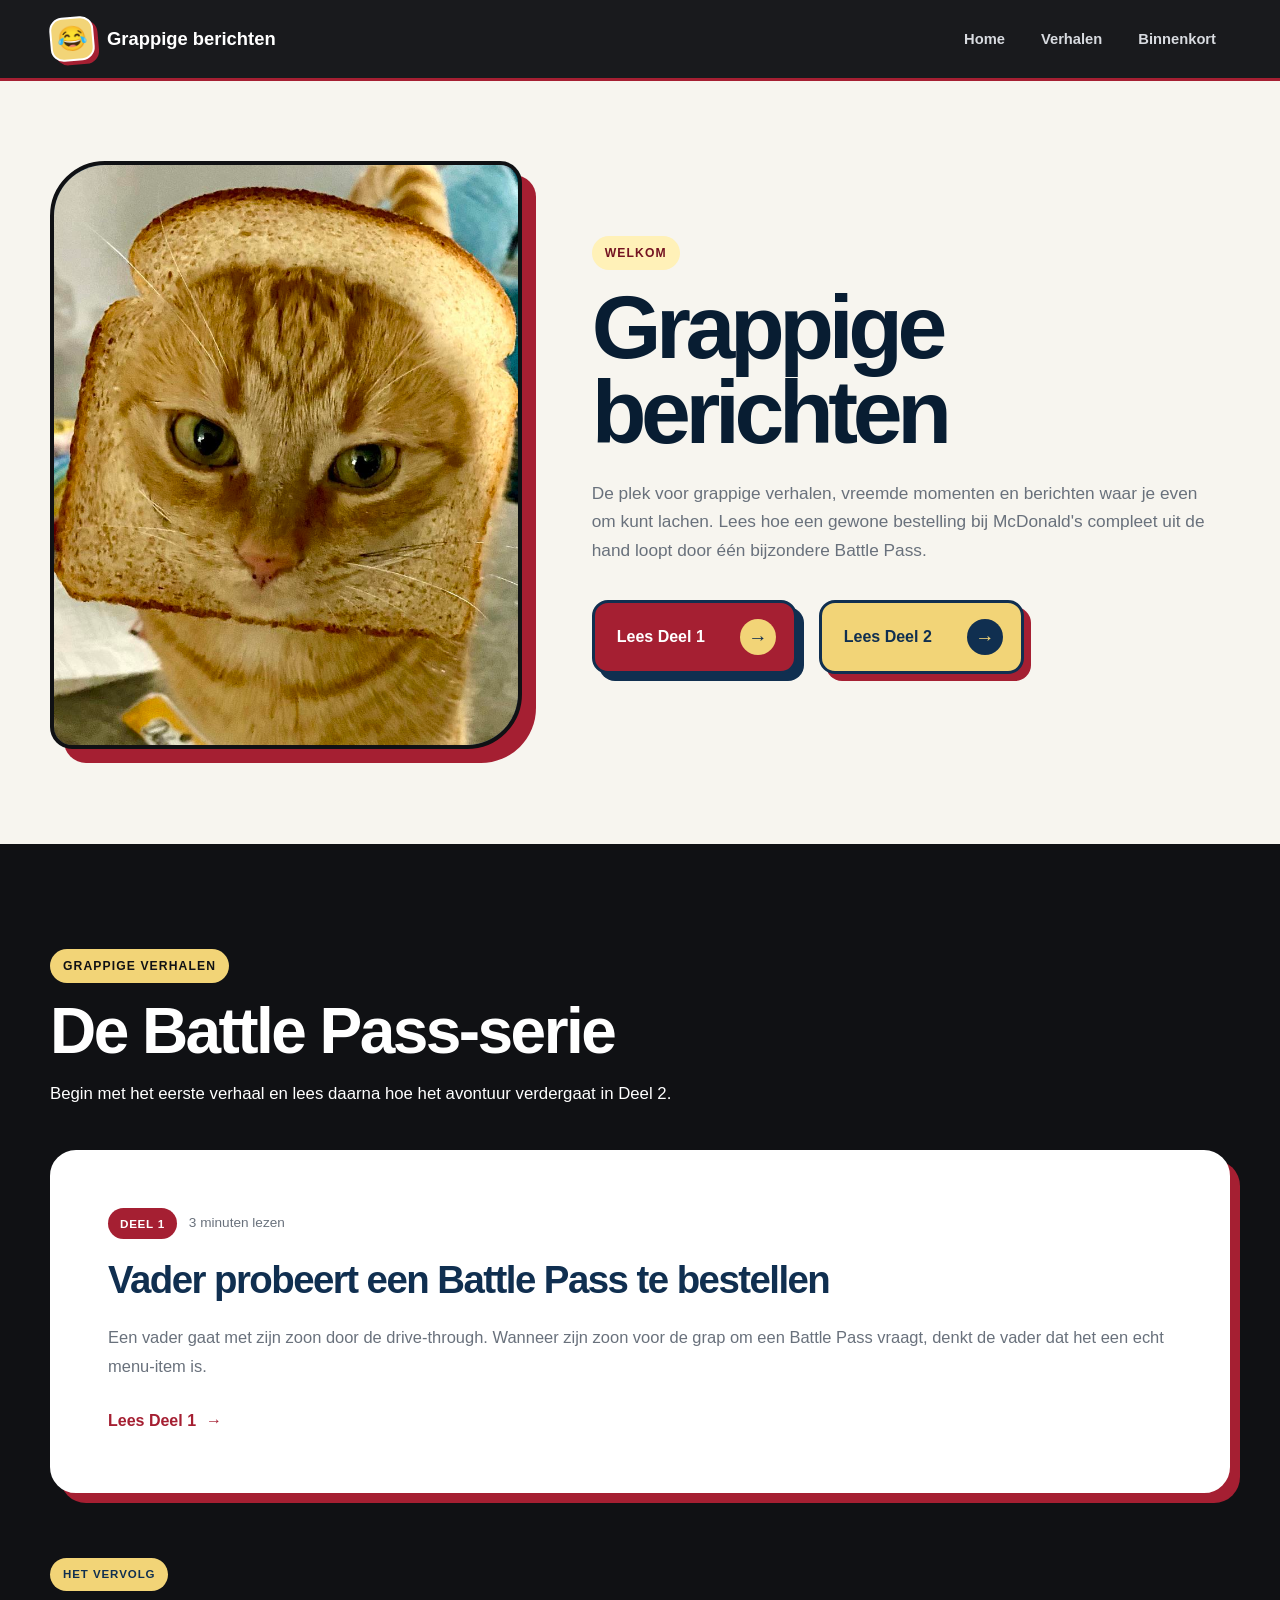
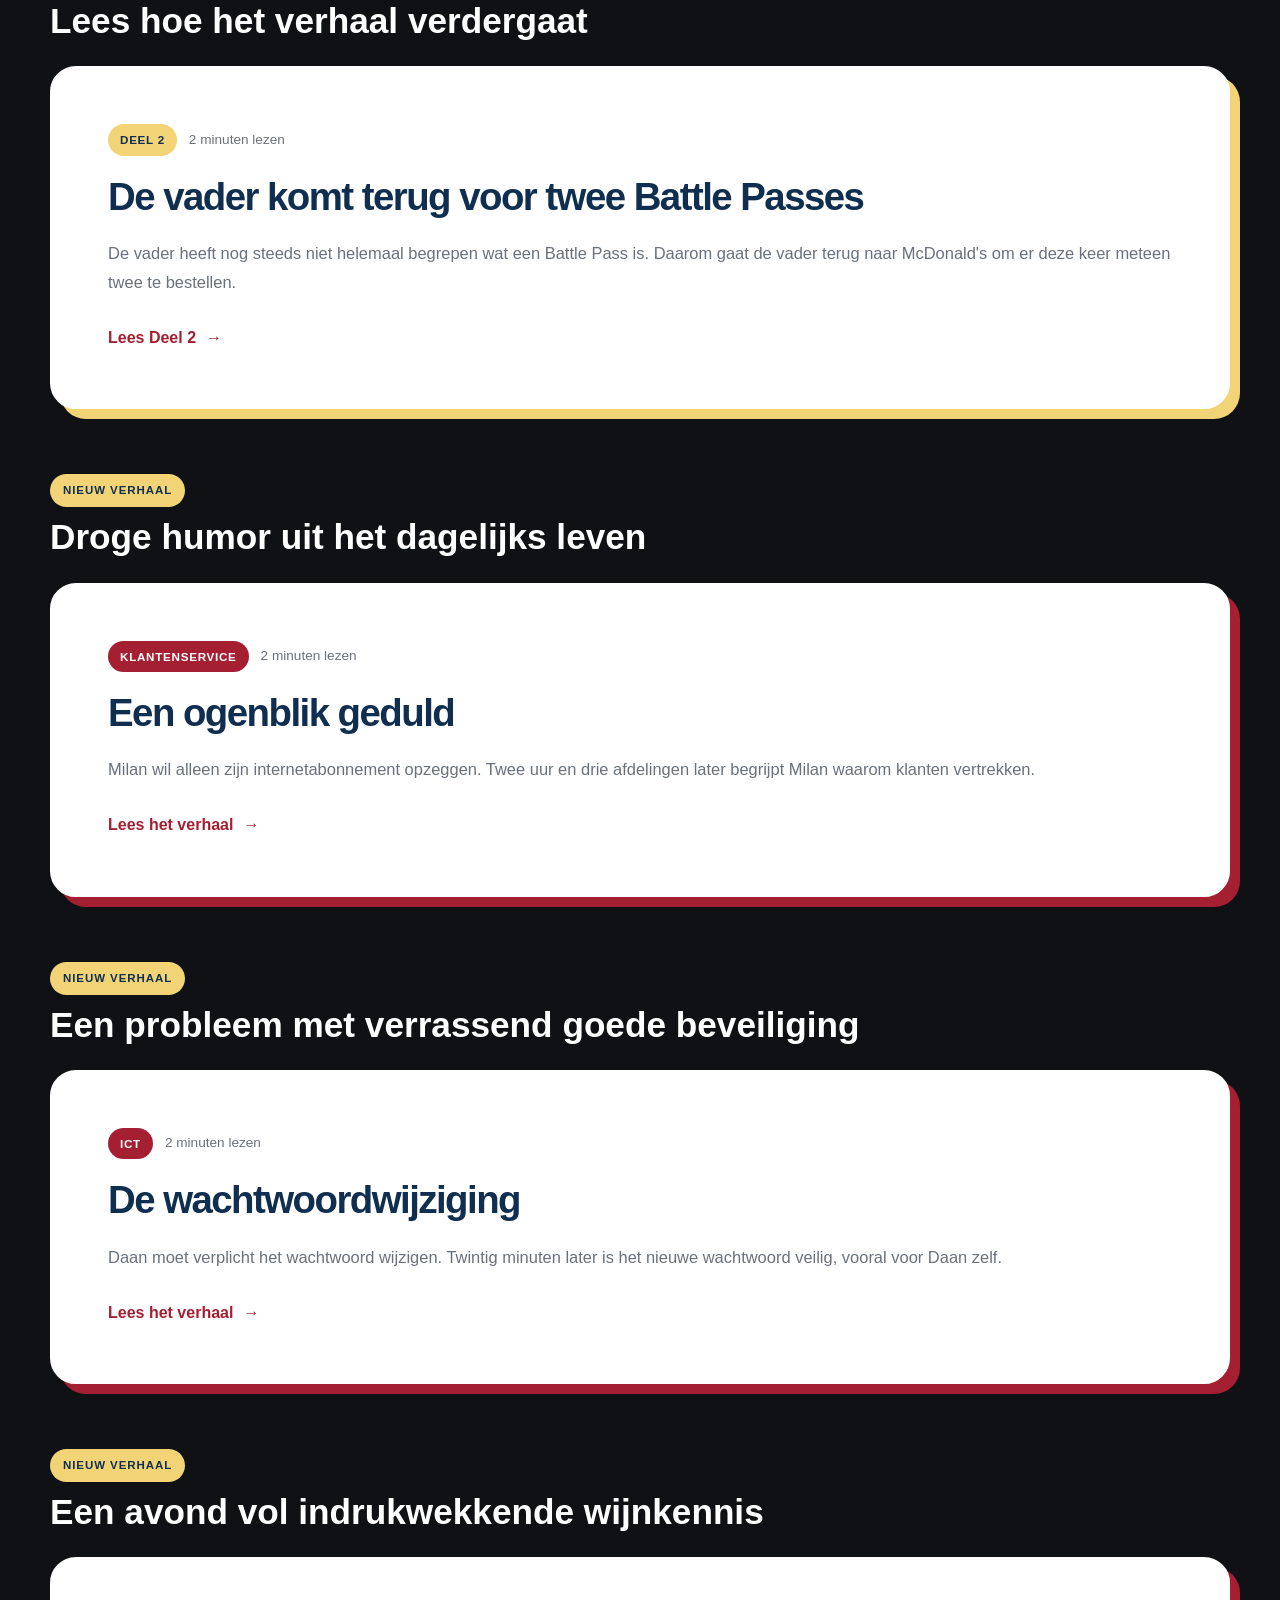
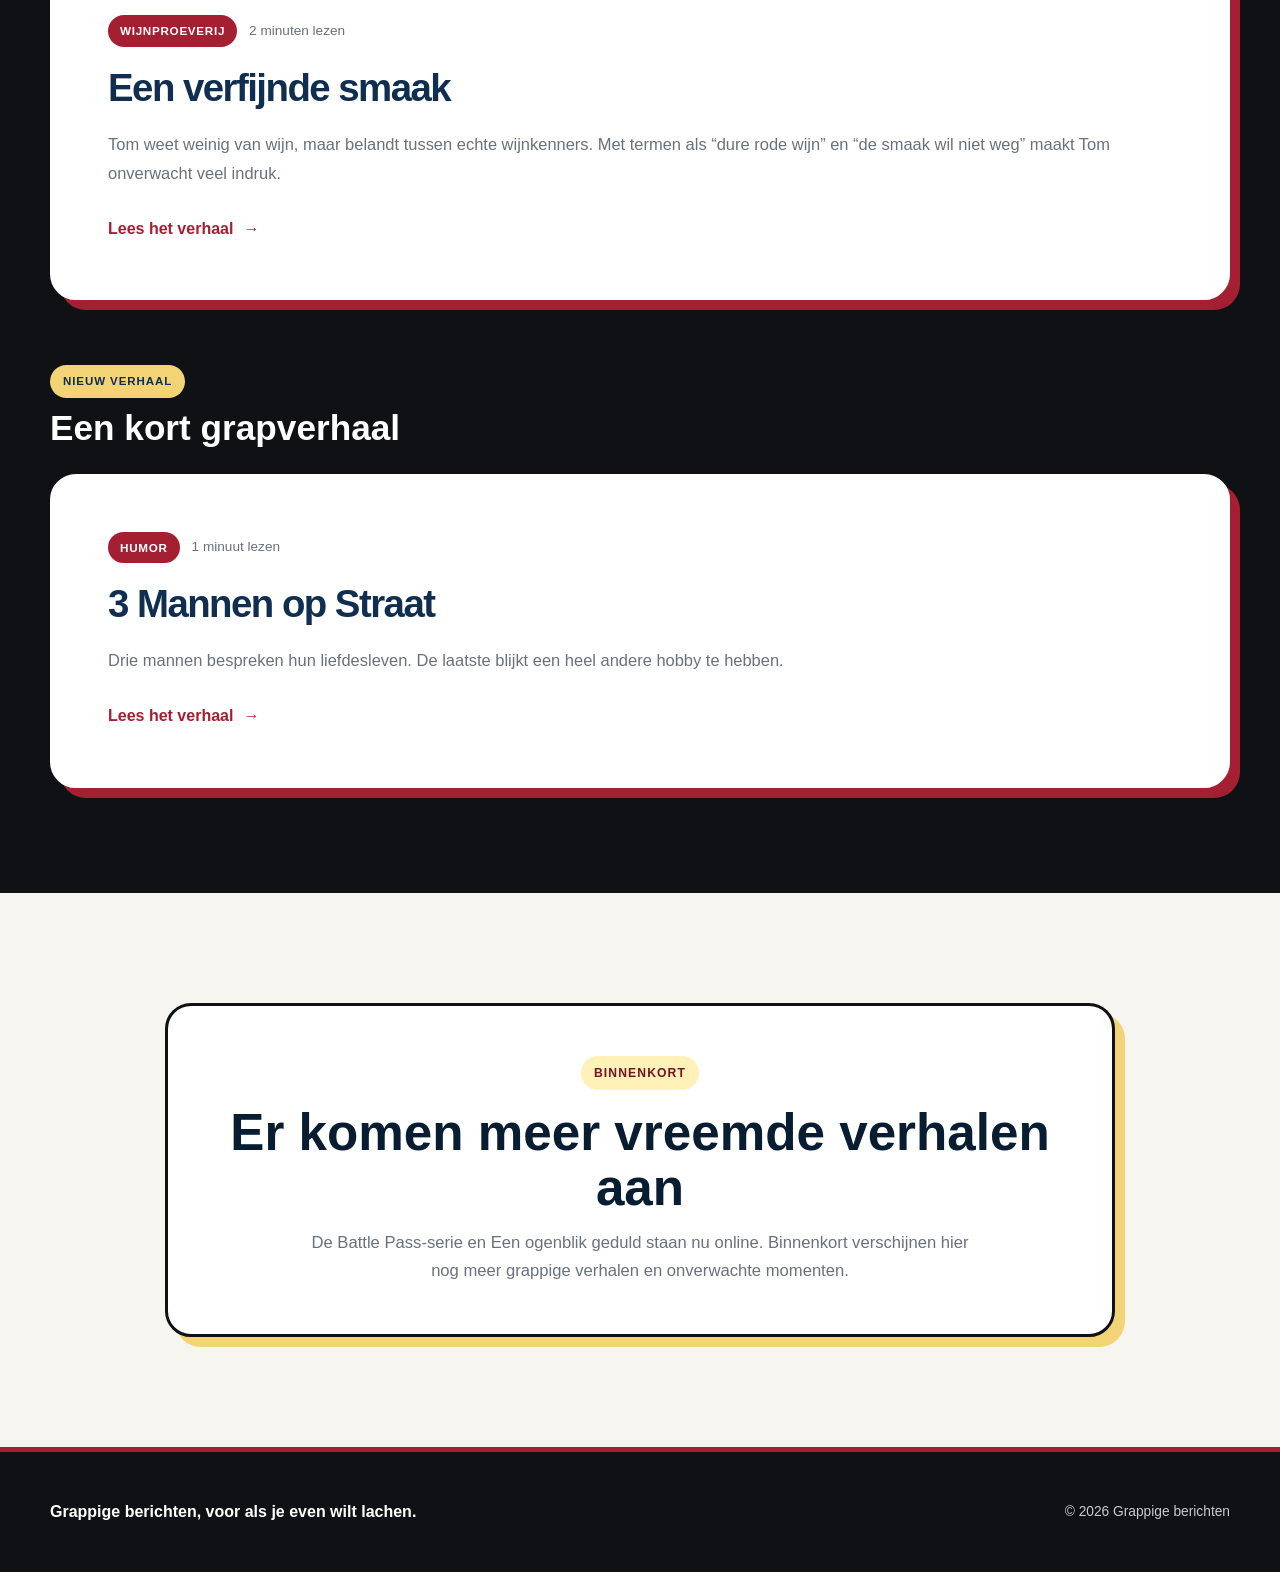
<file: index.html>
<!DOCTYPE html>
<html lang="nl">


<head>
    <meta charset="UTF-8">
    <meta name="viewport" content="width=device-width, initial-scale=1.0">


    <title>Grappige berichten</title>


    <link rel="stylesheet" href="style.css?v=5">
</head>


<body>


    <!-- Navigatiemenu -->
    <header class="site-header">
        <nav class="navigatie">


            <a class="logo" href="index.html">
                <span class="logo-icoon">😂</span>
                <span>Grappige berichten</span>
            </a>


            <div class="nav-links">
                <a href="#home">Home</a>
                <a href="#verhalen">Verhalen</a>
                <a href="#binnenkort">Binnenkort</a>
            </div>


        </nav>
    </header>


    <main>


        <!-- Begin van de homepage -->
        <section class="katten-banner" id="home">


            <!-- De enige afbeelding op de homepage -->
   <div class="katten-afbeelding">
    <img
        src="katten.jpg"
        alt="Een kat met een boterham om de kop"
    >
</div>


            <div class="katten-tekst">


                <span class="klein-label">Welkom</span>


                <h1>Grappige berichten</h1>


                <p>
                    De plek voor grappige verhalen, vreemde momenten en
                    berichten waar je even om kunt lachen. Lees hoe een
                    gewone bestelling bij McDonald's compleet uit de hand
                    loopt door één bijzondere Battle Pass.
                </p>


              <div class="menu-knoppen">


    <a class="deel-knop deel-1-knop" href="post-1.html">
        <span>Lees Deel 1</span>
        <span class="deel-knop-pijl" aria-hidden="true">→</span>
    </a>


    <a class="deel-knop deel-2-knop" href="post-2.html">
        <span>Lees Deel 2</span>
        <span class="deel-knop-pijl" aria-hidden="true">→</span>
    </a>


</div>


            </div>


        </section>


        <!-- Overzicht met verhalen -->
        <section class="berichten-sectie" id="verhalen">


            <div class="sectie-titel lichte-titel">


                <span class="klein-label geel-label">
                    Grappige verhalen
                </span>


                <h2>De Battle Pass-serie</h2>


                <p>
                    Begin met het eerste verhaal en lees daarna hoe het
                    avontuur verdergaat in Deel 2.
                </p>


            </div>


           <!-- Deel 1 -->
<article class="bericht-kaart">

    <div class="bericht-inhoud">

        <div class="bericht-informatie">
            <span class="categorie">Deel 1</span>
            <span>3 minuten lezen</span>
        </div>

        <h3>
            <a href="post-1.html">
                Vader probeert een Battle Pass te bestellen
            </a>
        </h3>

        <p>
            Een vader gaat met zijn zoon door de drive-through.
            Wanneer zijn zoon voor de grap om een Battle Pass
            vraagt, denkt de vader dat het een echt menu-item is.
        </p>

        <a class="leesknop" href="post-1.html">
            Lees Deel 1
            <span aria-hidden="true">→</span>
        </a>

    </div>

</article>

<!-- Klein kopje voor Deel 2 -->
<div class="vervolg-kopje">
    <span>Het vervolg</span>
    <h3>Lees hoe het verhaal verdergaat</h3>
</div>

<!-- Deel 2 -->
<article class="bericht-kaart tweede-bericht">

    <div class="bericht-inhoud">

        <div class="bericht-informatie">
            <span class="categorie">Deel 2</span>
            <span>2 minuten lezen</span>
        </div>

        <h3>
            <a href="post-2.html">
                De vader komt terug voor twee Battle Passes
            </a>
        </h3>

        <p>
            De vader heeft nog steeds niet helemaal begrepen wat een
            Battle Pass is. Daarom gaat de vader terug naar McDonald's
            om er deze keer meteen twee te bestellen.
        </p>

        <a class="leesknop" href="post-2.html">
            Lees Deel 2
            <span aria-hidden="true">→</span>
        </a>

    </div>

</article>

<!-- Nieuw los verhaal -->
<div class="vervolg-kopje">
    <span>Nieuw verhaal</span>
    <h3>Droge humor uit het dagelijks leven</h3>
</div>

<article class="bericht-kaart nieuw-verhaal">

    <div class="bericht-inhoud">

        <div class="bericht-informatie">
            <span class="categorie">Klantenservice</span>
            <span>2 minuten lezen</span>
        </div>

        <h3>
            <a href="post-3.html">
                Een ogenblik geduld
            </a>
        </h3>

        <p>
            Milan wil alleen zijn internetabonnement opzeggen.
            Twee uur en drie afdelingen later begrijpt Milan
            waarom klanten vertrekken.
        </p>

        <a class="leesknop" href="post-3.html">
            Lees het verhaal
            <span aria-hidden="true">→</span>
        </a>

    </div>

</article>
</article>

<!-- Klein kopje voor De wachtwoordwijziging -->
<div class="vervolg-kopje">
    <span>Nieuw verhaal</span>
    <h3>Een probleem met verrassend goede beveiliging</h3>
</div>

<!-- De wachtwoordwijziging -->
<article class="bericht-kaart nieuw-verhaal">

    <div class="bericht-inhoud">

        <div class="bericht-informatie">
            <span class="categorie">ICT</span>
            <span>2 minuten lezen</span>
        </div>

        <h3>
            <a href="post-4.html">
                De wachtwoordwijziging
            </a>
        </h3>

        <p>
            Daan moet verplicht het wachtwoord wijzigen.
            Twintig minuten later is het nieuwe wachtwoord veilig,
            vooral voor Daan zelf.
        </p>

        <a class="leesknop" href="post-4.html">
            Lees het verhaal
            <span aria-hidden="true">→</span>
        </a>

    </div>

</article>
<!-- Klein kopje voor Een verfijnde smaak -->
<div class="vervolg-kopje">
    <span>Nieuw verhaal</span>
    <h3>Een avond vol indrukwekkende wijnkennis</h3>
</div>

<!-- Een verfijnde smaak -->
<article class="bericht-kaart nieuw-verhaal">

    <div class="bericht-inhoud">

        <div class="bericht-informatie">
            <span class="categorie">Wijnproeverij</span>
            <span>2 minuten lezen</span>
        </div>

        <h3>
            <a href="post-5.html">
                Een verfijnde smaak
            </a>
        </h3>

        <p>
            Tom weet weinig van wijn, maar belandt tussen echte
            wijnkenners. Met termen als “dure rode wijn” en
            “de smaak wil niet weg” maakt Tom onverwacht veel indruk.
        </p>

        <a class="leesknop" href="post-5.html">
            Lees het verhaal
            <span aria-hidden="true">→</span>
        </a>

    </div>

</article>
<!-- Klein kopje voor 3 Mannen op Straat -->
<div class="vervolg-kopje">
    <span>Nieuw verhaal</span>
    <h3>Een kort grapverhaal</h3>
</div>

<article class="bericht-kaart nieuw-verhaal">

    <div class="bericht-inhoud">

        <div class="bericht-informatie">
            <span class="categorie">Humor</span>
            <span>1 minuut lezen</span>
        </div>

        <h3>
            <a href="post-6.html">
                3 Mannen op Straat
            </a>
        </h3>

        <p>
            Drie mannen bespreken hun liefdesleven.
            De laatste blijkt een heel andere hobby te hebben.
        </p>

        <a class="leesknop" href="post-6.html">
            Lees het verhaal
            <span aria-hidden="true">→</span>
        </a>

    </div>

</article>
</section>


<!-- Binnenkort -->
<section class="binnenkort-sectie" id="binnenkort">

    <span class="klein-label">Binnenkort</span>

    <h2>Er komen meer vreemde verhalen aan</h2>

    <p>
        De Battle Pass-serie en Een ogenblik geduld staan nu online.
        Binnenkort verschijnen hier nog meer grappige verhalen en
        onverwachte momenten.
    </p>

</section>

</main>

<footer>
    <p>Grappige berichten, voor als je even wilt lachen.</p>
    <span>© 2026 Grappige berichten</span>
</footer>

</body>

</html>
</file>
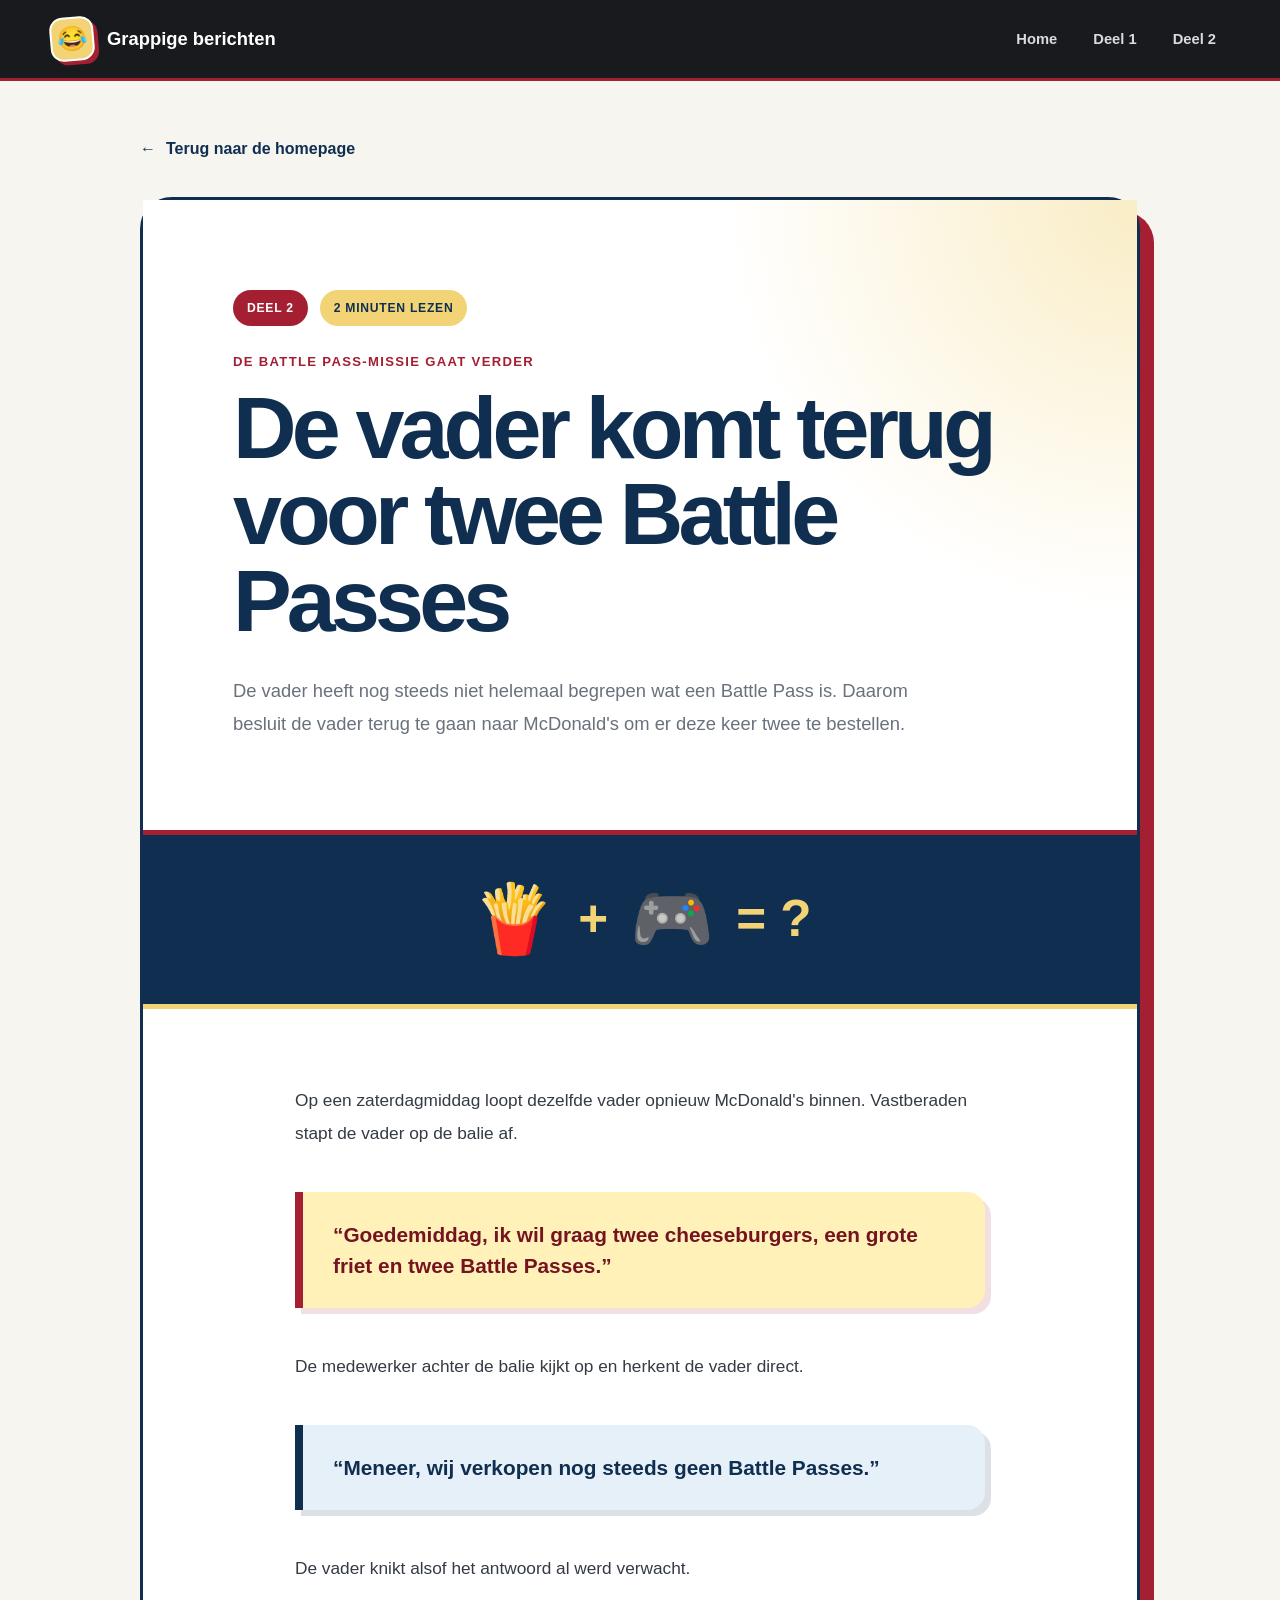
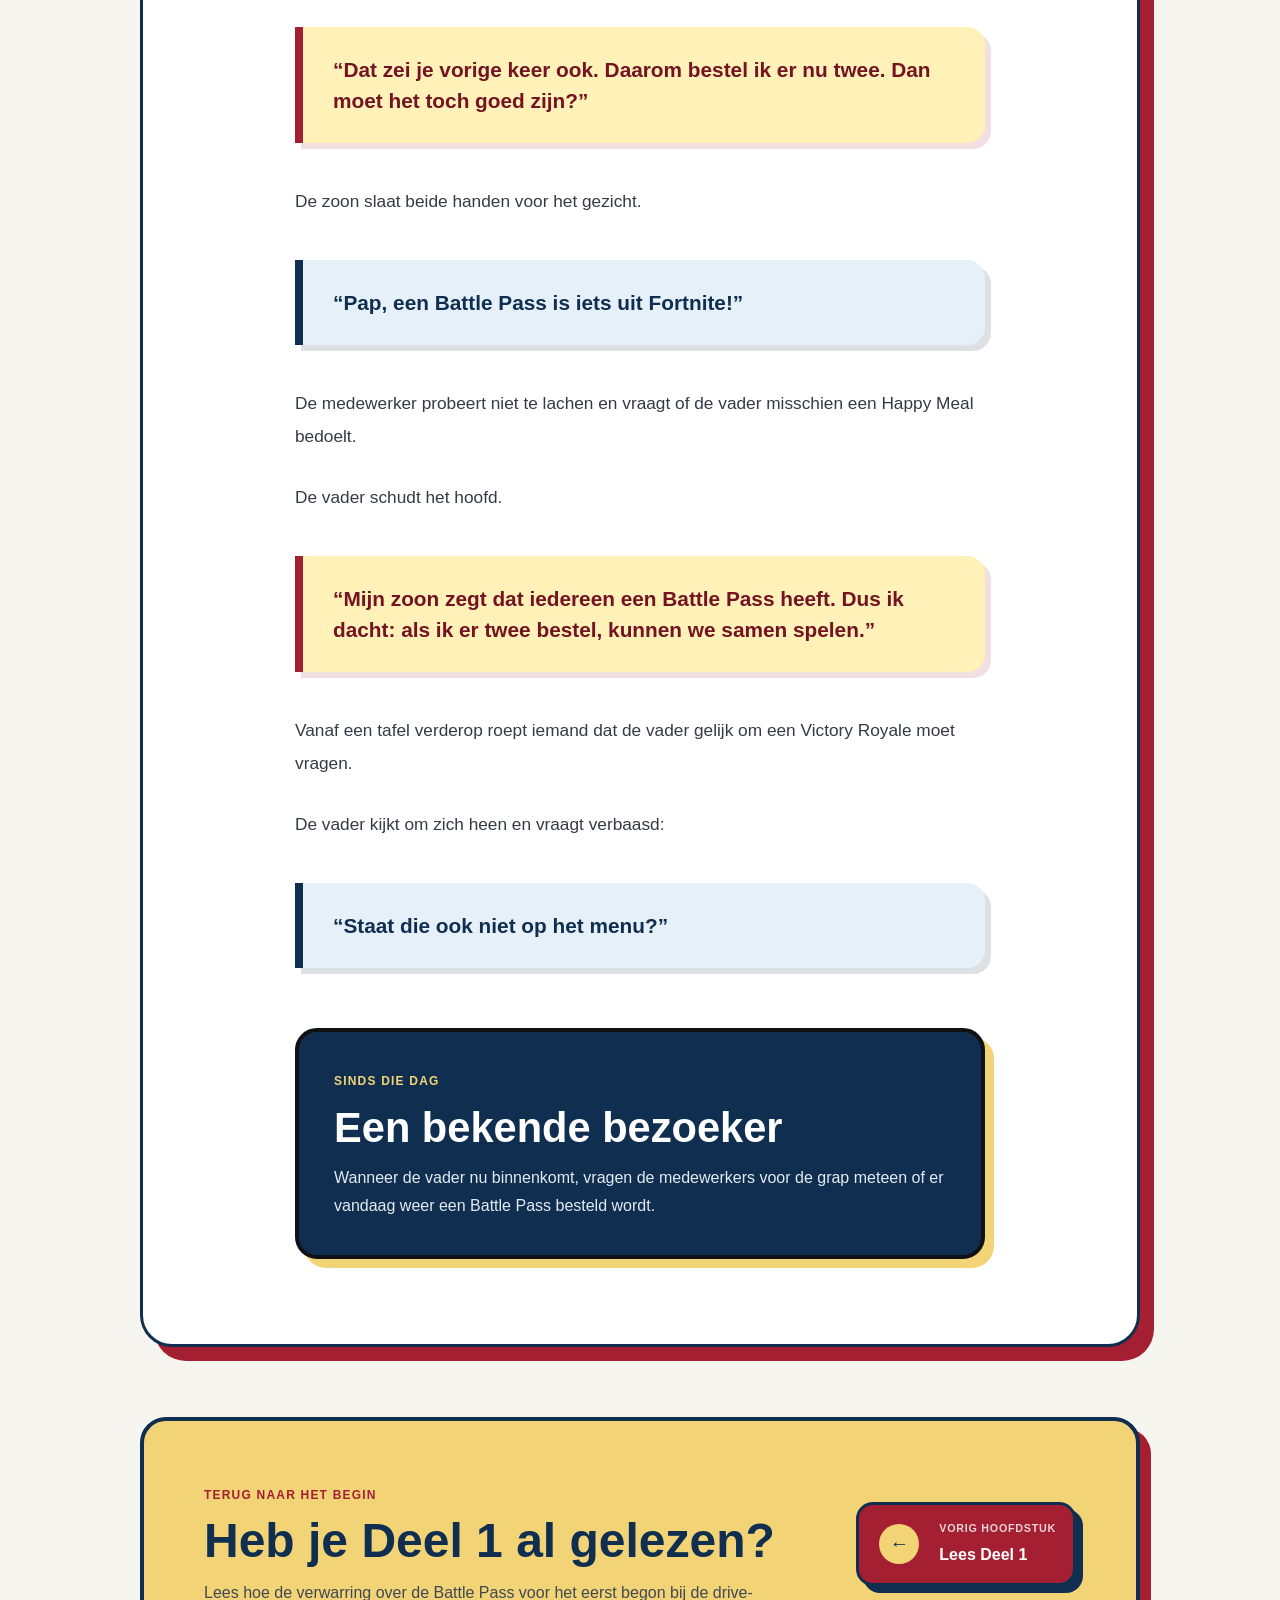
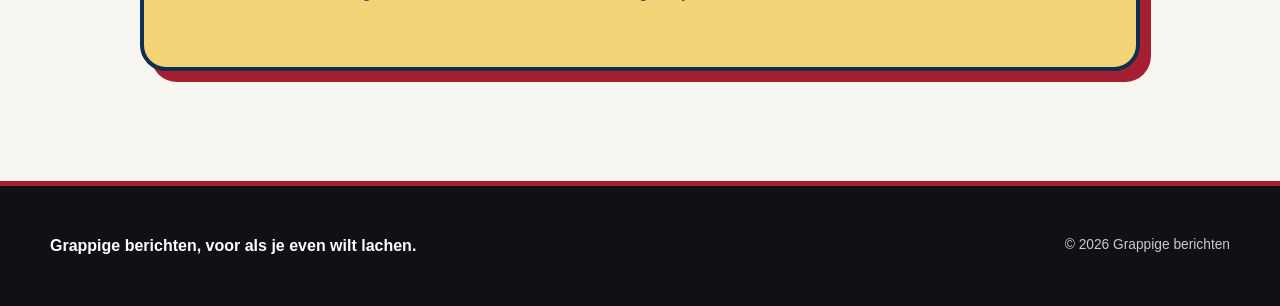
<file: post-2.html>
<!DOCTYPE html>
<html lang="nl">

<head>
    <meta charset="UTF-8">
    <meta name="viewport" content="width=device-width, initial-scale=1.0">

    <title>Battle Pass bij McDonald's - Deel 2</title>

    <link rel="stylesheet" href="style.css?v=7">
</head>

<body>

    <header class="site-header">
        <nav class="navigatie">

            <a class="logo" href="index.html">
                <span class="logo-icoon">😂</span>
                <span>Grappige berichten</span>
            </a>

            <div class="nav-links">
                <a href="index.html">Home</a>
                <a href="post-1.html">Deel 1</a>
                <a href="post-2.html">Deel 2</a>
            </div>

        </nav>
    </header>

    <main class="verhaal-pagina">

        <a class="terug-naar-home" href="index.html">
            <span aria-hidden="true">←</span>
            Terug naar de homepage
        </a>

        <article class="verhaal-artikel">

            <header class="verhaal-header">

                <div class="verhaal-labels">
                    <span class="hoofdstuk-label">Deel 2</span>
                    <span class="leestijd-label">2 minuten lezen</span>
                </div>

                <p class="verhaal-bovenregel">
                    De Battle Pass-missie gaat verder
                </p>

                <h1>De vader komt terug voor twee Battle Passes</h1>

                <p class="verhaal-intro">
                    De vader heeft nog steeds niet helemaal begrepen wat
                    een Battle Pass is. Daarom besluit de vader terug te
                    gaan naar McDonald's om er deze keer twee te bestellen.
                </p>

            </header>

            <div class="verhaal-scheiding" aria-label="Friet plus gamen">
                <span aria-hidden="true">🍟</span>
                <span aria-hidden="true">+</span>
                <span aria-hidden="true">🎮</span>
                <span aria-hidden="true">= ?</span>
            </div>

            <div class="verhaal-tekst">

                <p>
                    Op een zaterdagmiddag loopt dezelfde vader opnieuw
                    McDonald's binnen. Vastberaden stapt de vader op de
                    balie af.
                </p>

                <blockquote>
                    “Goedemiddag, ik wil graag twee cheeseburgers,
                    een grote friet en twee Battle Passes.”
                </blockquote>

                <p>
                    De medewerker achter de balie kijkt op en herkent
                    de vader direct.
                </p>

                <blockquote class="blauw-citaat">
                    “Meneer, wij verkopen nog steeds geen Battle Passes.”
                </blockquote>

                <p>
                    De vader knikt alsof het antwoord al werd verwacht.
                </p>

                <blockquote>
                    “Dat zei je vorige keer ook. Daarom bestel ik er nu
                    twee. Dan moet het toch goed zijn?”
                </blockquote>

                <p>
                    De zoon slaat beide handen voor het gezicht.
                </p>

                <blockquote class="blauw-citaat">
                    “Pap, een Battle Pass is iets uit Fortnite!”
                </blockquote>

                <p>
                    De medewerker probeert niet te lachen en vraagt of
                    de vader misschien een Happy Meal bedoelt.
                </p>

                <p>De vader schudt het hoofd.</p>

                <blockquote>
                    “Mijn zoon zegt dat iedereen een Battle Pass heeft.
                    Dus ik dacht: als ik er twee bestel, kunnen we samen
                    spelen.”
                </blockquote>

                <p>
                    Vanaf een tafel verderop roept iemand dat de vader
                    gelijk om een Victory Royale moet vragen.
                </p>

                <p>
                    De vader kijkt om zich heen en vraagt verbaasd:
                </p>

                <blockquote class="blauw-citaat">
                    “Staat die ook niet op het menu?”
                </blockquote>

                <div class="verhaal-slot">
                    <span class="slot-label">Sinds die dag</span>

                    <h2>Een bekende bezoeker</h2>

                    <p>
                        Wanneer de vader nu binnenkomt, vragen de medewerkers
                        voor de grap meteen of er vandaag weer een Battle Pass
                        besteld wordt.
                    </p>
                </div>

            </div>

        </article>

        <section class="volgend-hoofdstuk terug-hoofdstuk">

            <div>
                <span class="volgend-label">Terug naar het begin</span>

                <h2>Heb je Deel 1 al gelezen?</h2>

                <p>
                    Lees hoe de verwarring over de Battle Pass voor het
                    eerst begon bij de drive-           </div>

            <a class="hoofdstuk-knop" href="post-1.html">
                <span class="hoofdstuk-pijl" aria-hidden="true">←</span>

                <span>
                    <small>Vorig hoofdstuk</small>
                    Lees Deel 1
                </span>
            </a>

        </section>

    </main>

    <footer>
        <p>Grappige berichten, voor als je even wilt lachen.</p>
        <span>© 2026 Grappige berichten</span>
    </footer>

</body>

</html>
</file>
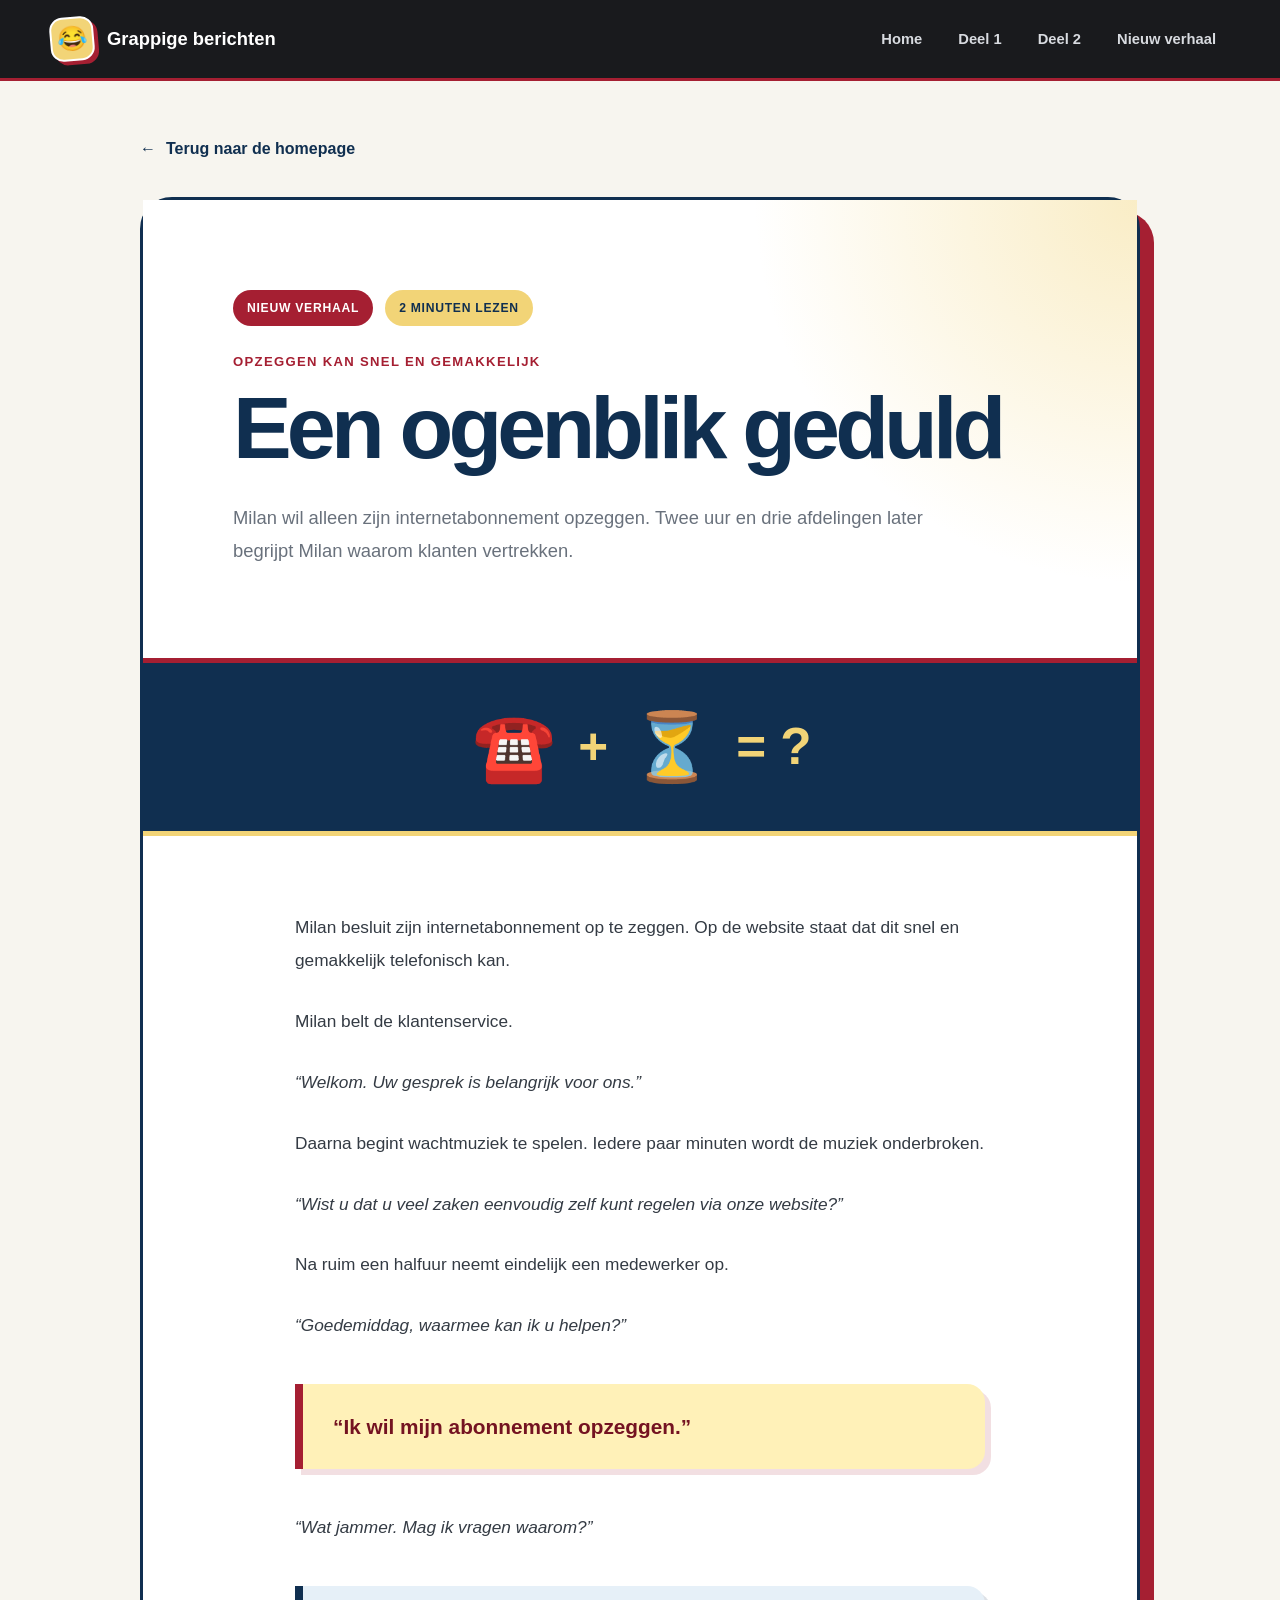
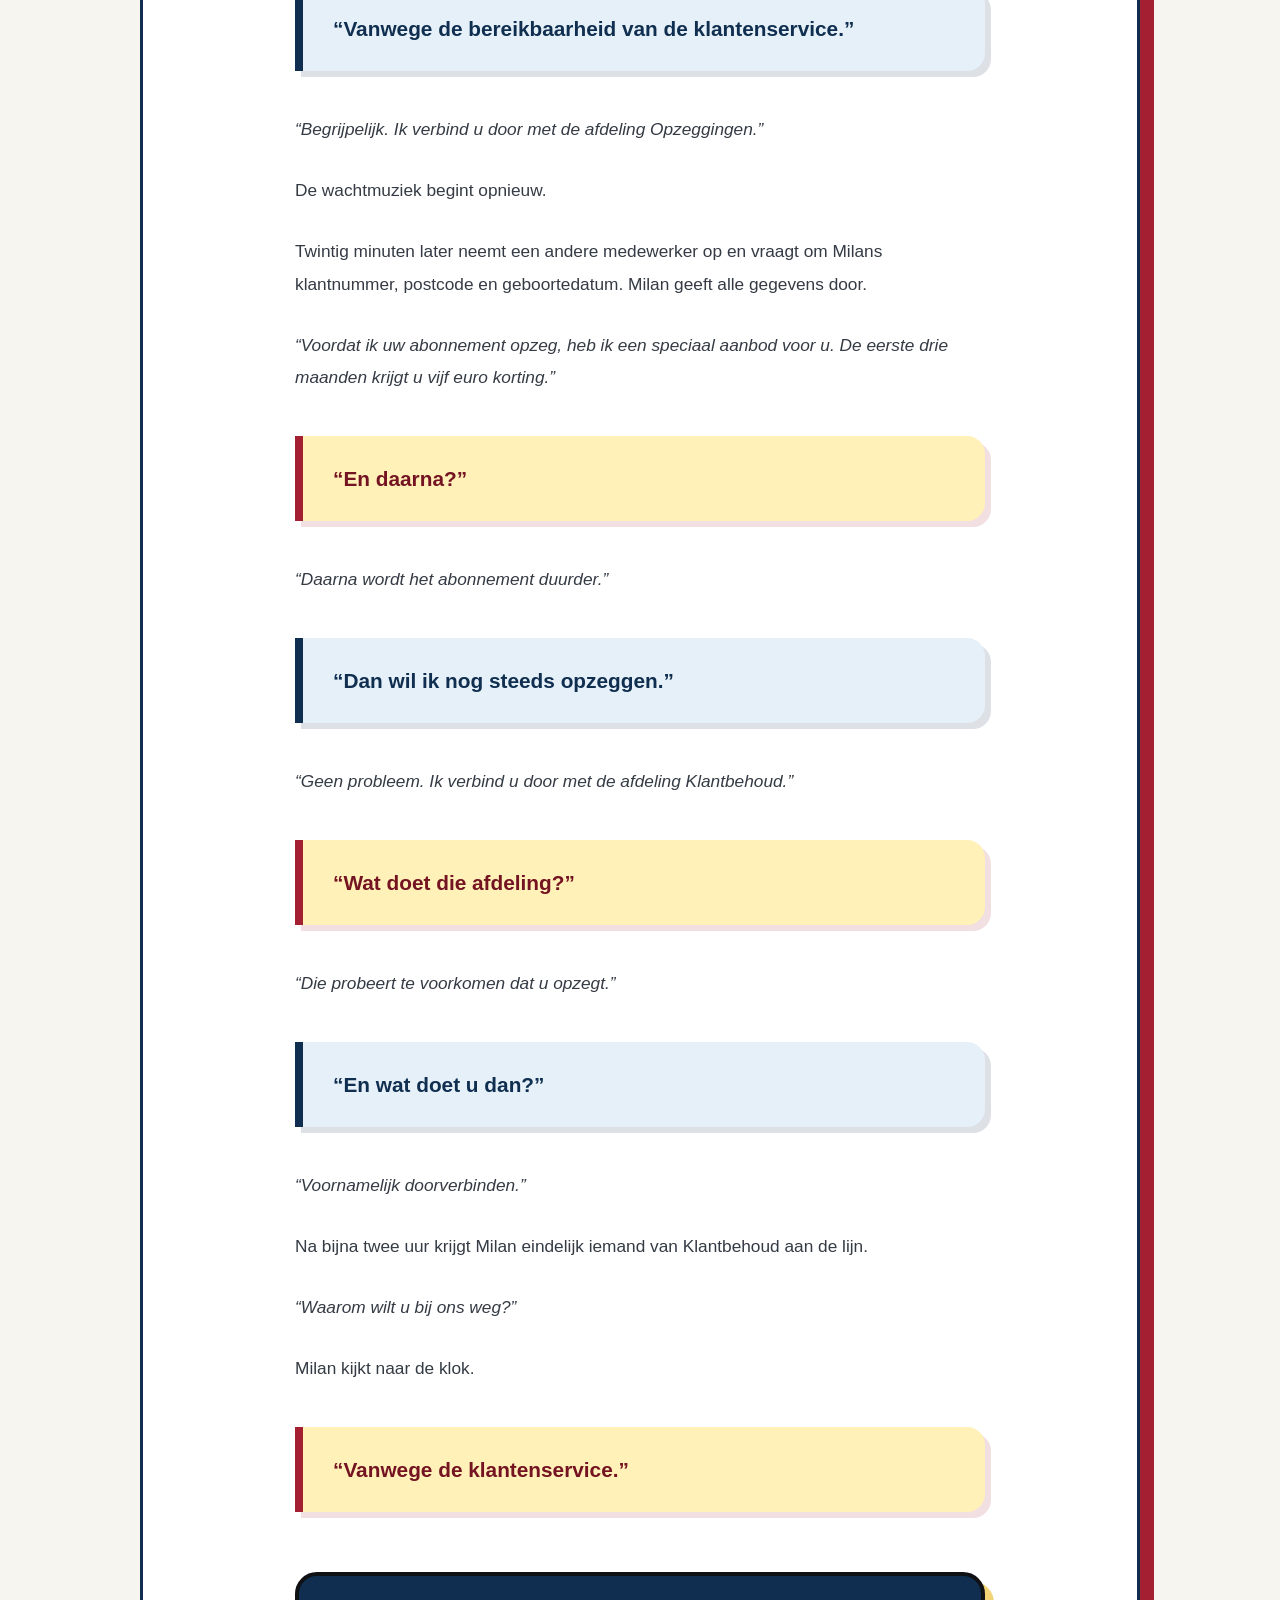
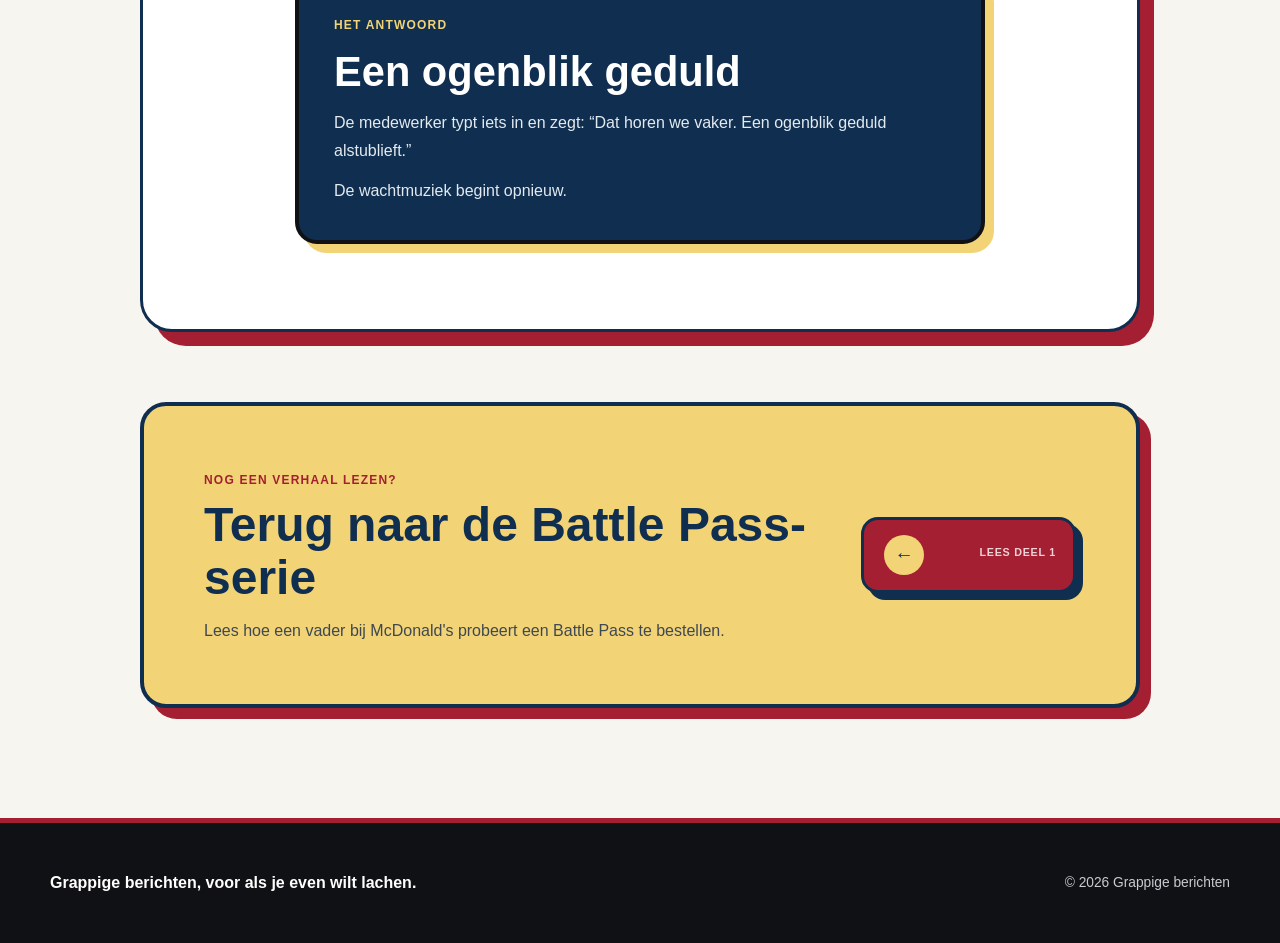
<file: post-3.html>
<!DOCTYPE html>
<html lang="nl">

<head>
    <meta charset="UTF-8">
    <meta name="viewport" content="width=device-width, initial-scale=1.0">

    <title>Een ogenblik geduld</title>

    <link rel="stylesheet" href="style.css?v=9">
</head>

<body>

    <header class="site-header">
        <nav class="navigatie">

            <a class="logo" href="index.html">
                <span class="logo-icoon">😂</span>
                <span>Grappige berichten</span>
            </a>

            <div class="nav-links">
                <a href="index.html">Home</a>
                <a href="post-1.html">Deel 1</a>
                <a href="post-2.html">Deel 2</a>
                <a href="post-3.html">Nieuw verhaal</a>
            </div>

        </nav>
    </header>

    <main class="verhaal-pagina">

        <a class="terug-naar-home" href="index.html">
            <span aria-hidden="true">←</span>
            Terug naar de homepage
        </a>

        <article class="verhaal-artikel">

            <header class="verhaal-header">

                <div class="verhaal-labels">
                    <span class="hoofdstuk-label">Nieuw verhaal</span>
                    <span class="leestijd-label">2 minuten lezen</span>
                </div>

                <p class="verhaal-bovenregel">
                    Opzeggen kan snel en gemakkelijk
                </p>

                <h1>Een ogenblik geduld</h1>

                <p class="verhaal-intro">
                    Milan wil alleen zijn internetabonnement opzeggen.
                    Twee uur en drie afdelingen later begrijpt Milan
                    waarom klanten vertrekken.
                </p>

            </header>

            <div class="verhaal-scheiding" aria-label="Telefoon en wachttijd">
                <span aria-hidden="true">☎️</span>
                <span aria-hidden="true">+</span>
                <span aria-hidden="true">⏳</span>
                <span aria-hidden="true">= ?</span>
            </div>

        <div class="verhaal-tekst">

    <p>
        Milan besluit zijn internetabonnement op te zeggen.
        Op de website staat dat dit snel en gemakkelijk
        telefonisch kan.
    </p>

    <p>Milan belt de klantenservice.</p>

    <p class="telefoniste-tekst">
        “Welkom. Uw gesprek is belangrijk voor ons.”
    </p>

    <p>
        Daarna begint wachtmuziek te spelen. Iedere paar minuten
        wordt de muziek onderbroken.
    </p>

    <p class="telefoniste-tekst">
        “Wist u dat u veel zaken eenvoudig zelf kunt regelen
        via onze website?”
    </p>

    <p>
        Na ruim een halfuur neemt eindelijk een medewerker op.
    </p>

    <p class="telefoniste-tekst">
        “Goedemiddag, waarmee kan ik u helpen?”
    </p>

    <blockquote class="milan-citaat">
        “Ik wil mijn abonnement opzeggen.”
    </blockquote>

    <p class="telefoniste-tekst">
        “Wat jammer. Mag ik vragen waarom?”
    </p>

    <blockquote class="milan-citaat blauw-citaat">
        “Vanwege de bereikbaarheid van de klantenservice.”
    </blockquote>

    <p class="telefoniste-tekst">
        “Begrijpelijk. Ik verbind u door met de afdeling
        Opzeggingen.”
    </p>

    <p>De wachtmuziek begint opnieuw.</p>

    <p>
        Twintig minuten later neemt een andere medewerker op en
        vraagt om Milans klantnummer, postcode en geboortedatum.
        Milan geeft alle gegevens door.
    </p>

    <p class="telefoniste-tekst">
        “Voordat ik uw abonnement opzeg, heb ik een speciaal
        aanbod voor u. De eerste drie maanden krijgt u vijf
        euro korting.”
    </p>

    <blockquote class="milan-citaat">
        “En daarna?”
    </blockquote>

    <p class="telefoniste-tekst">
        “Daarna wordt het abonnement duurder.”
    </p>

    <blockquote class="milan-citaat blauw-citaat">
        “Dan wil ik nog steeds opzeggen.”
    </blockquote>

    <p class="telefoniste-tekst">
        “Geen probleem. Ik verbind u door met de afdeling
        Klantbehoud.”
    </p>

    <blockquote class="milan-citaat">
        “Wat doet die afdeling?”
    </blockquote>

    <p class="telefoniste-tekst">
        “Die probeert te voorkomen dat u opzegt.”
    </p>

    <blockquote class="milan-citaat blauw-citaat">
        “En wat doet u dan?”
    </blockquote>

    <p class="telefoniste-tekst">
        “Voornamelijk doorverbinden.”
    </p>

    <p>
        Na bijna twee uur krijgt Milan eindelijk iemand van
        Klantbehoud aan de lijn.
    </p>

    <p class="telefoniste-tekst">
        “Waarom wilt u bij ons weg?”
    </p>

    <p>Milan kijkt naar de klok.</p>

    <blockquote class="milan-citaat">
        “Vanwege de klantenservice.”
    </blockquote>

    <div class="verhaal-slot">
        <span class="slot-label">Het antwoord</span>

        <h2>Een ogenblik geduld</h2>

        <p>
            De medewerker typt iets in en zegt:
            “Dat horen we vaker. Een ogenblik geduld
            alstublieft.”
        </p>

        <p>De wachtmuziek begint opnieuw.</p>
    </div>

</div>
        </article>

        <section class="volgend-hoofdstuk terug-hoofdstuk">

            <div>
                <span class="volgend-label">Nog een verhaal lezen?</span>

                <h2>Terug naar de Battle Pass-serie</h2>

                <p>
                    Lees hoe een vader bij McDonald's probeert een
                    Battle Pass te bestellen.
                </p>
            </div>

            <a class="hoofdstuk-knop" href="post-1.html">
                <span class="hoofdstuk-pijl" aria-hidden="true">←</span>

                <span>
                    <small>Lees deel 1</small>
       </span>
            </a>

        </section>

    </main>

    <footer>
        <p>Grappige berichten, voor als je even wilt lachen.</p>
        <span>© 2026 Grappige berichten</span>
    </footer>

</body>

</html>
</file>
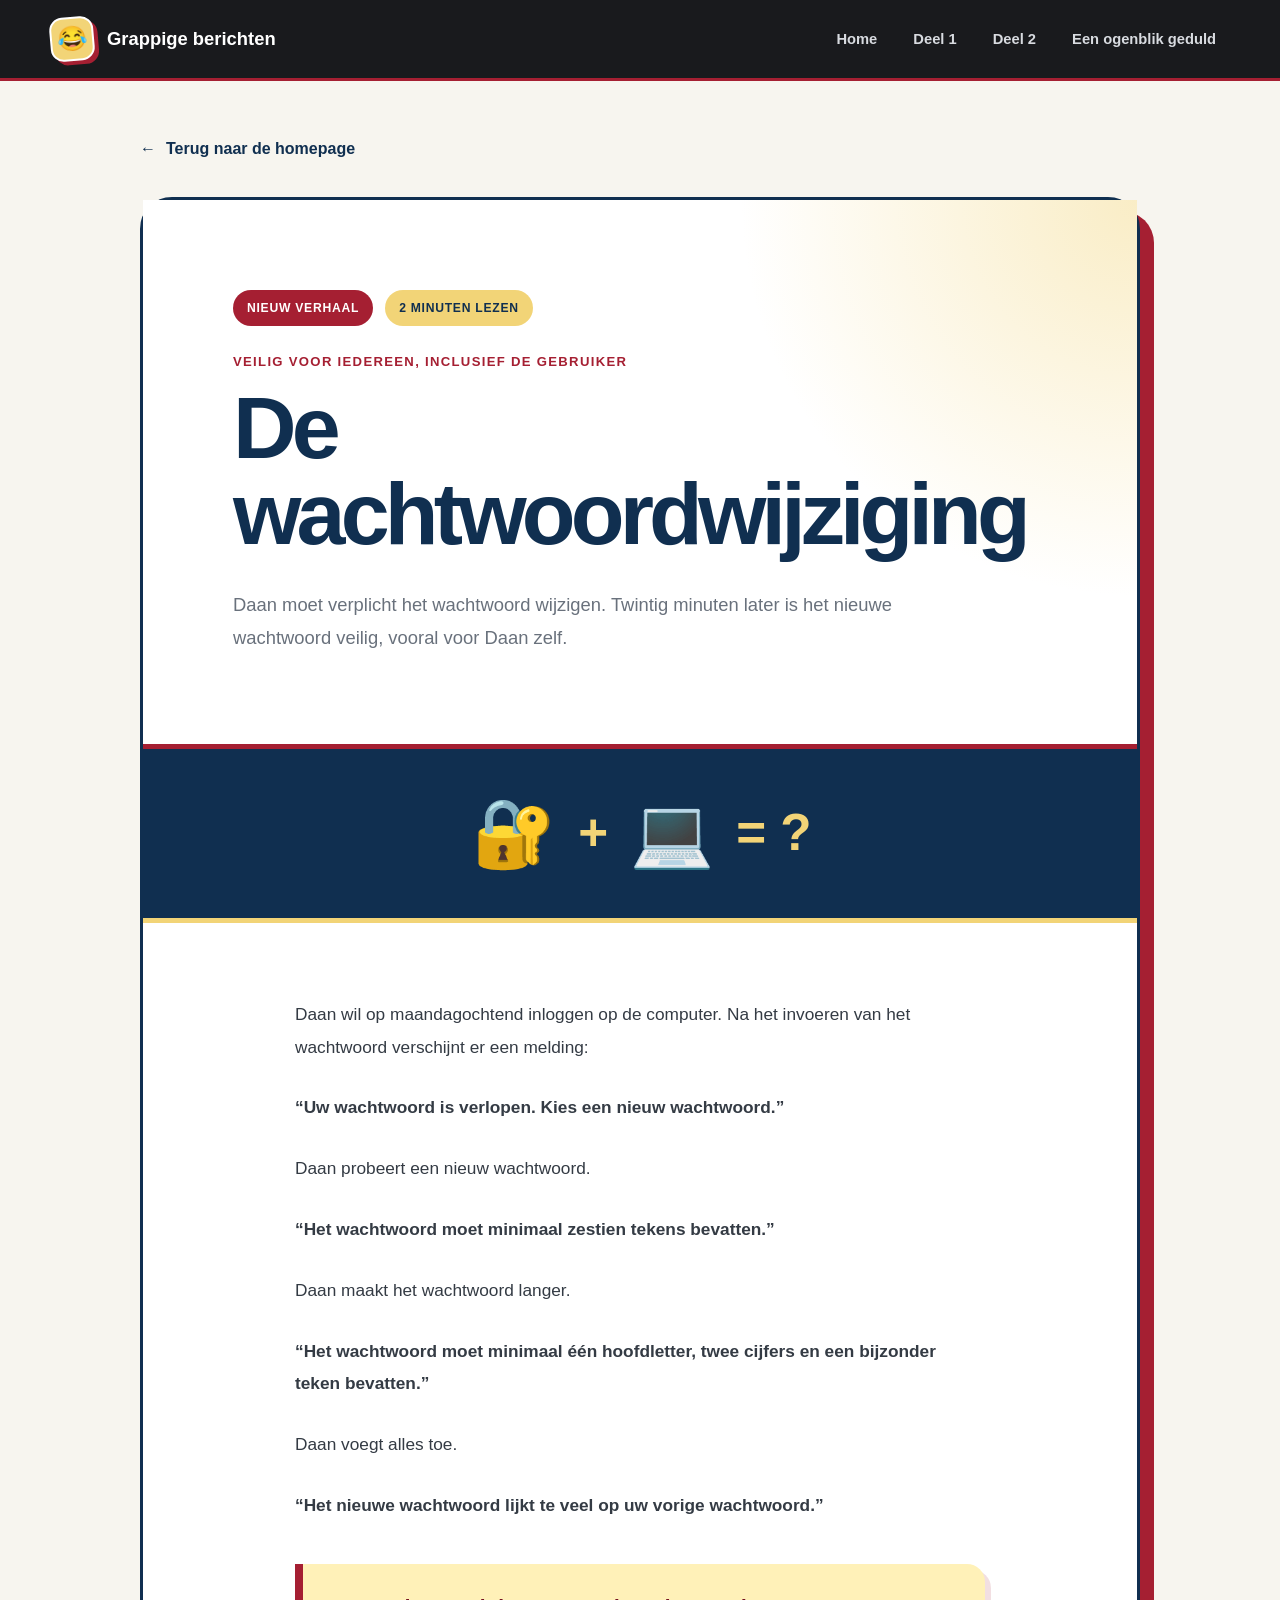
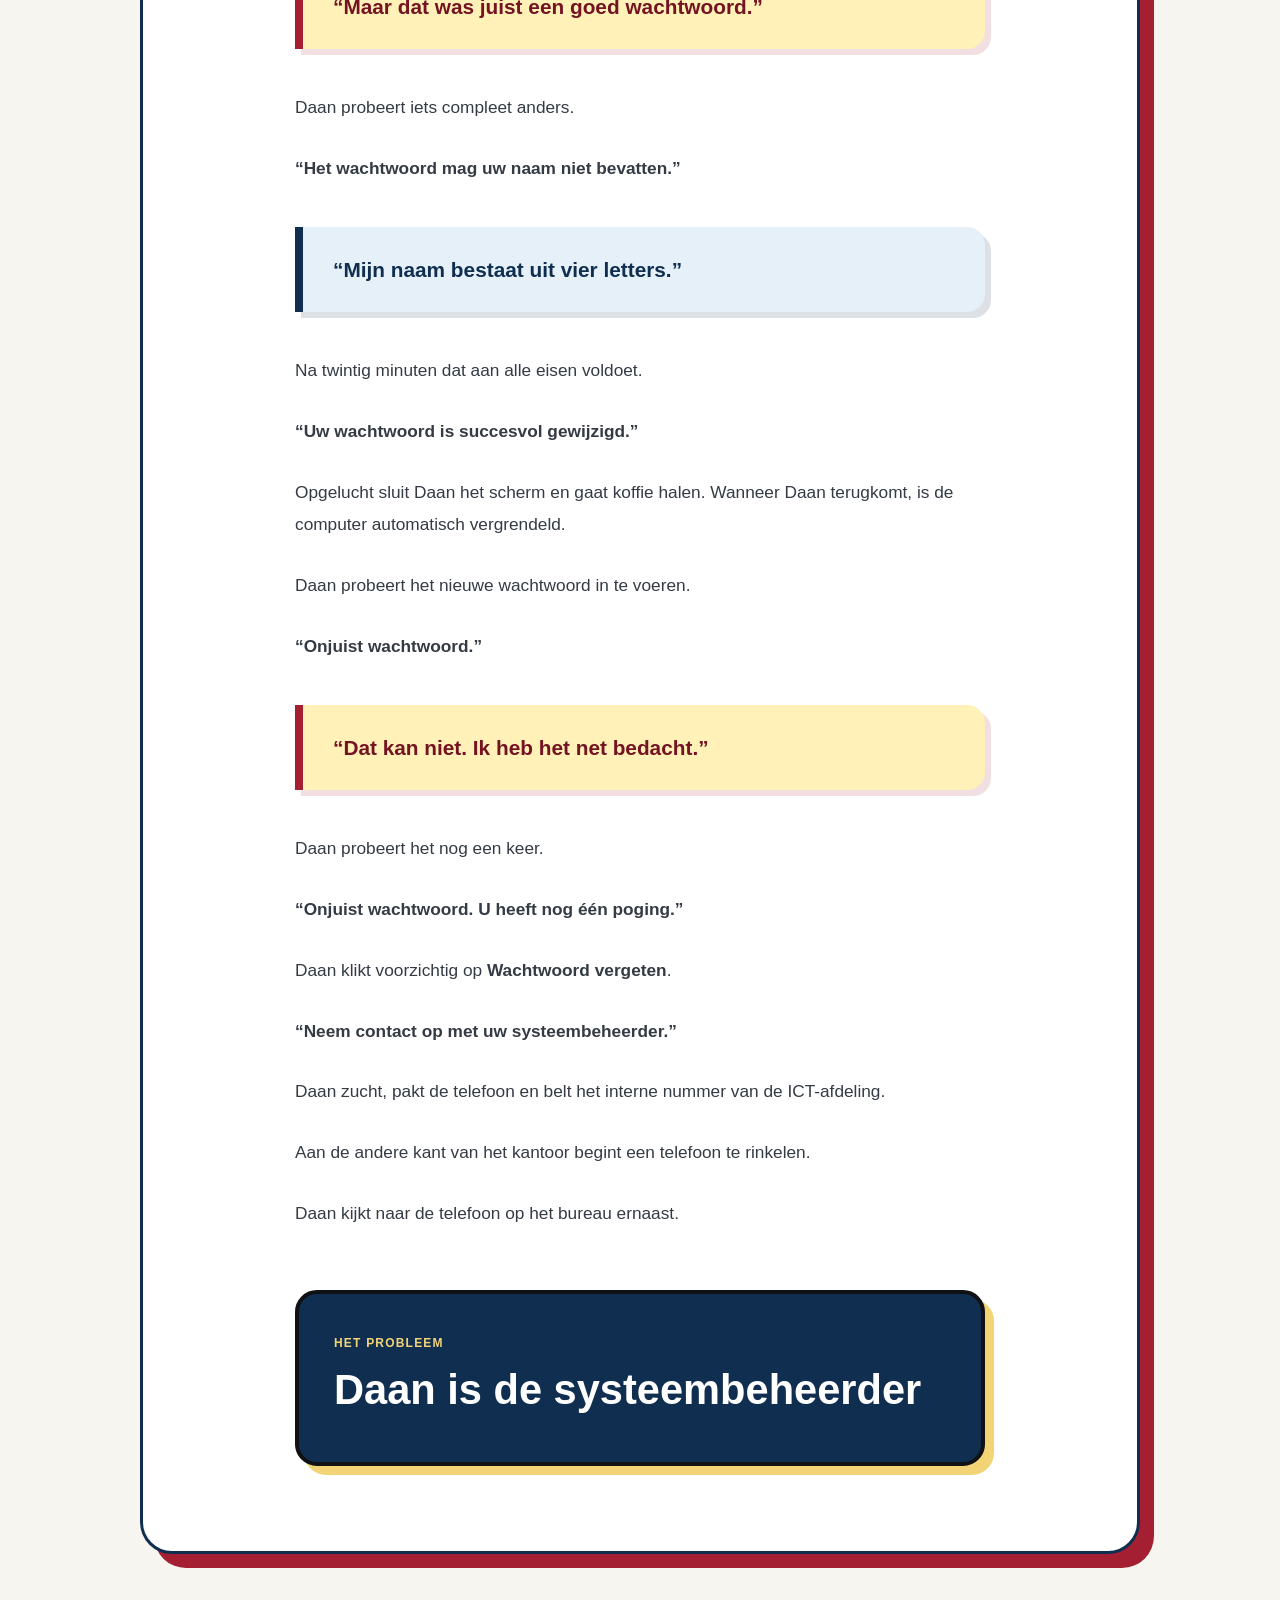
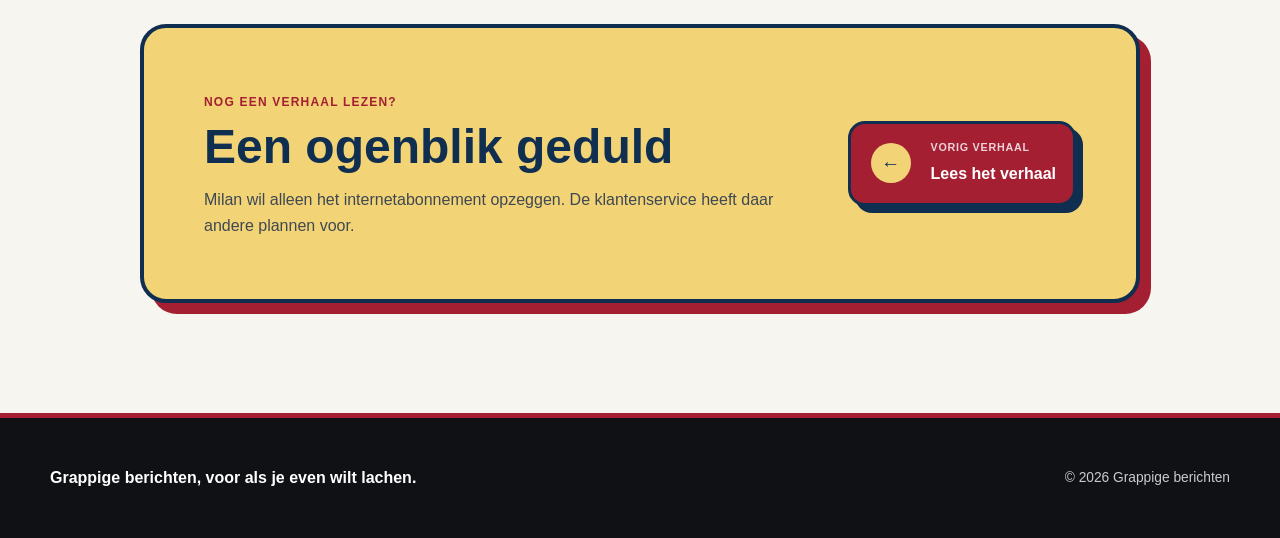
<file: post-4.html>
<!DOCTYPE html>
<html lang="nl">

<head>
    <meta charset="UTF-8">
    <meta name="viewport" content="width=device-width, initial-scale=1.0">

    <title>De wachtwoordwijziging</title>

    <link rel="stylesheet" href="style.css?v=11">
</head>

<body>

    <header class="site-header">
        <nav class="navigatie">

            <a class="logo" href="index.html">
                <span class="logo-icoon">😂</span>
                <span>Grappige berichten</span>
            </a>

            <div class="nav-links">
                <a href="index.html">Home</a>
                <a href="post-1.html">Deel 1</a>
                <a href="post-2.html">Deel 2</a>
                <a href="post-3.html">Een ogenblik geduld</a>
            </div>

        </nav>
    </header>

    <main class="verhaal-pagina">

        <a class="terug-naar-home" href="index.html">
            <span aria-hidden="true">←</span>
            Terug naar de homepage
        </a>

        <article class="verhaal-artikel">

            <header class="verhaal-header">

                <div class="verhaal-labels">
                    <span class="hoofdstuk-label">Nieuw verhaal</span>
                    <span class="leestijd-label">2 minuten lezen</span>
                </div>

                <p class="verhaal-bovenregel">
                    Veilig voor iedereen, inclusief de gebruiker
                </p>

                <h1>De wachtwoordwijziging</h1>

                <p class="verhaal-intro">
                    Daan moet verplicht het wachtwoord wijzigen.
                    Twintig minuten later is het nieuwe wachtwoord veilig,
                    vooral voor Daan zelf.
                </p>

            </header>

            <div class="verhaal-scheiding" aria-label="Wachtwoordbeveiliging">
                <span aria-hidden="true">🔐</span>
                <span aria-hidden="true">+</span>
                <span aria-hidden="true">💻</span>
                <span aria-hidden="true">= ?</span>
            </div>

            <div class="verhaal-tekst">

                <p>
                    Daan wil op maandagochtend inloggen op de computer.
                    Na het invoeren van het wachtwoord verschijnt er
                    een melding:
                </p>

                <p class="systeem-melding">
                    “Uw wachtwoord is verlopen. Kies een nieuw wachtwoord.”
                </p>

                <p>Daan probeert een nieuw wachtwoord.</p>

                <p class="systeem-melding">
                    “Het wachtwoord moet minimaal zestien tekens bevatten.”
                </p>

                <p>Daan maakt het wachtwoord langer.</p>

                <p class="systeem-melding">
                    “Het wachtwoord moet minimaal één hoofdletter,
                    twee cijfers en een bijzonder teken bevatten.”
                </p>

                <p>Daan voegt alles toe.</p>

                <p class="systeem-melding">
                    “Het nieuwe wachtwoord lijkt te veel op uw vorige
                    wachtwoord.”
                </p>

                <blockquote class="daan-citaat">
                    “Maar dat was juist een goed wachtwoord.”
                </blockquote>

                <p>Daan probeert iets compleet anders.</p>

                <p class="systeem-melding">
                    “Het wachtwoord mag uw naam niet bevatten.”
                </p>

                <blockquote class="daan-citaat blauw-citaat">
                    “Mijn naam bestaat uit vier letters.”
                </blockquote>

                <p>
                    Na twintig minuten                 dat aan alle eisen voldoet.
                </p>

                <p class="systeem-melding">
                    “Uw wachtwoord is succesvol gewijzigd.”
                </p>

                <p>
                    Opgelucht sluit Daan het scherm en gaat koffie halen.
                    Wanneer Daan terugkomt, is de computer automatisch
                    vergrendeld.
                </p>

                <p>Daan probeert het nieuwe wachtwoord in te voeren.</p>

                <p class="systeem-melding">
                    “Onjuist wachtwoord.”
                </p>

                <blockquote class="daan-citaat">
                    “Dat kan niet. Ik heb het net bedacht.”
                </blockquote>

                <p>Daan probeert het nog een keer.</p>

                <p class="systeem-melding">
                    “Onjuist wachtwoord. U heeft nog één poging.”
                </p>

                <p>
                    Daan klikt voorzichtig op
                    <strong>Wachtwoord vergeten</strong>.
                </p>

                <p class="systeem-melding">
                    “Neem contact op met uw systeembeheerder.”
                </p>

                <p>
                    Daan zucht, pakt de telefoon en belt het interne nummer
                    van de ICT-afdeling.
                </p>

                <p>
                    Aan de andere kant van het kantoor begint een telefoon
                    te rinkelen.
                </p>

                <p>
                    Daan kijkt naar de telefoon op het bureau ernaast.
                </p>

                <div class="verhaal-slot">
                    <span class="slot-label">Het probleem</span>

                    <h2>Daan is de systeembeheerder</h2>

                    <p>
                    
                    </p>
                </div>

            </div>

        </article>

       <section class="volgend-hoofdstuk terug-hoofdstuk">

    <div>
        <span class="volgend-label">Nog een verhaal lezen?</span>

        <h2>Een ogenblik geduld</h2>

        <p>
            Milan wil alleen het internetabonnement opzeggen.
            De klantenservice heeft daar andere plannen voor.
        </p>
    </div>

    <a class="hoofdstuk-knop" href="post-3.html">
        <span class="hoofdstuk-pijl" aria-hidden="true">←</span>

        <span>
            <small>Vorig verhaal</small>
            Lees het verhaal
        </span>
    </a>

</section>

    </main>

    <footer>
        <p>Grappige berichten, voor als je even wilt lachen.</p>
        <span>© 2026 Grappige berichten</span>
    </footer>

</body>

</html>
</file>
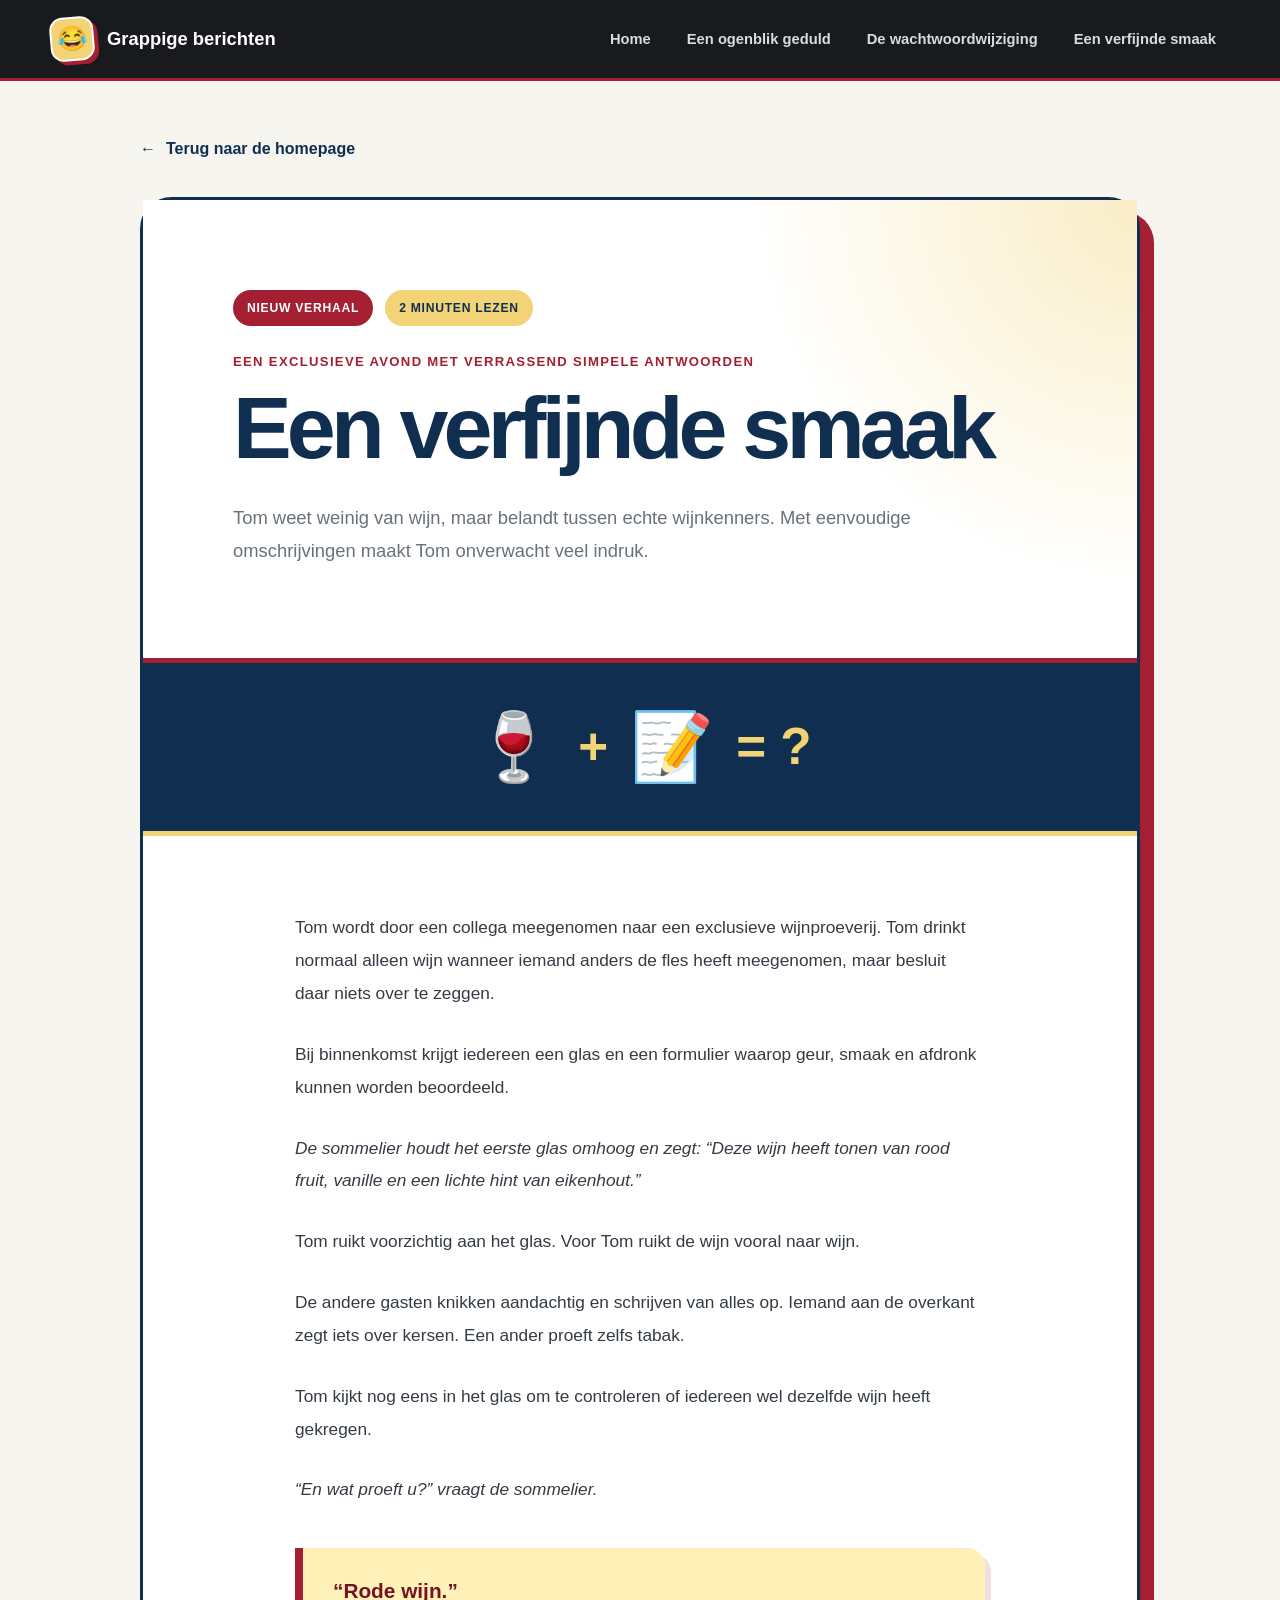
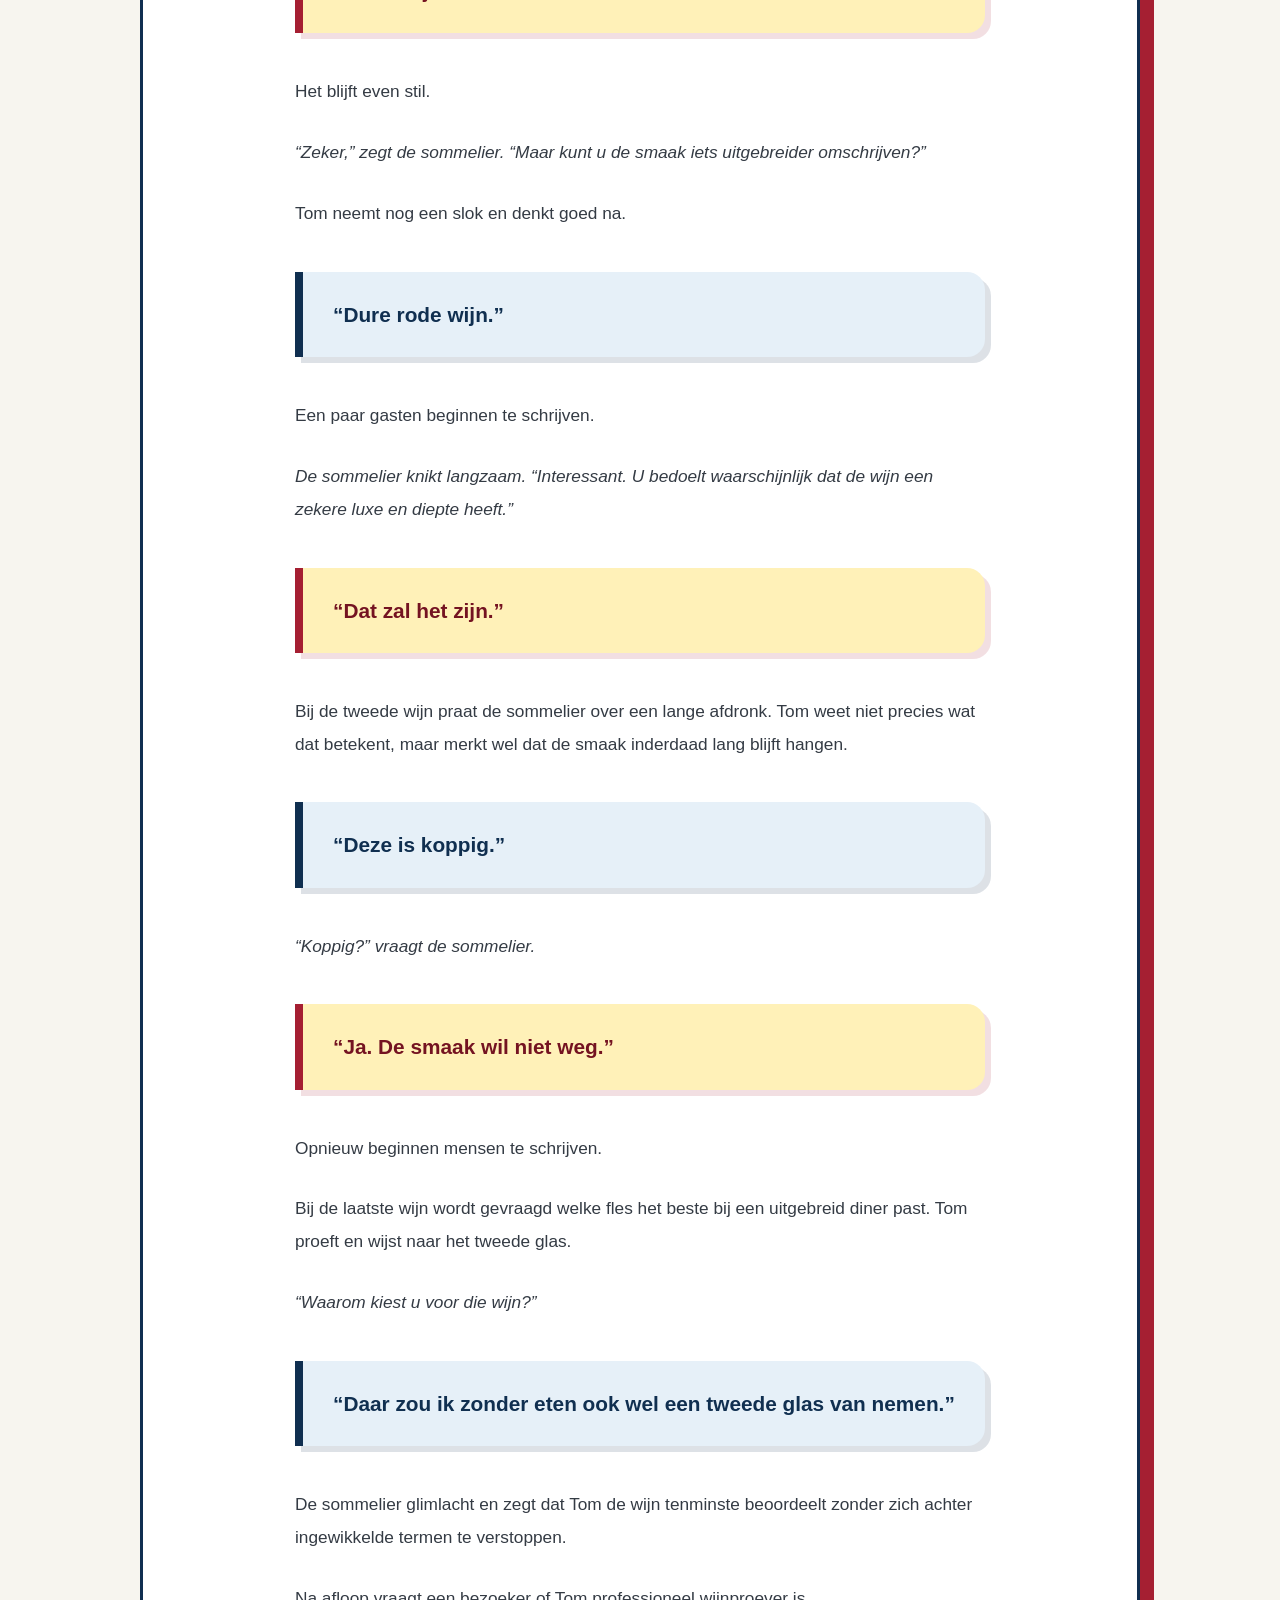
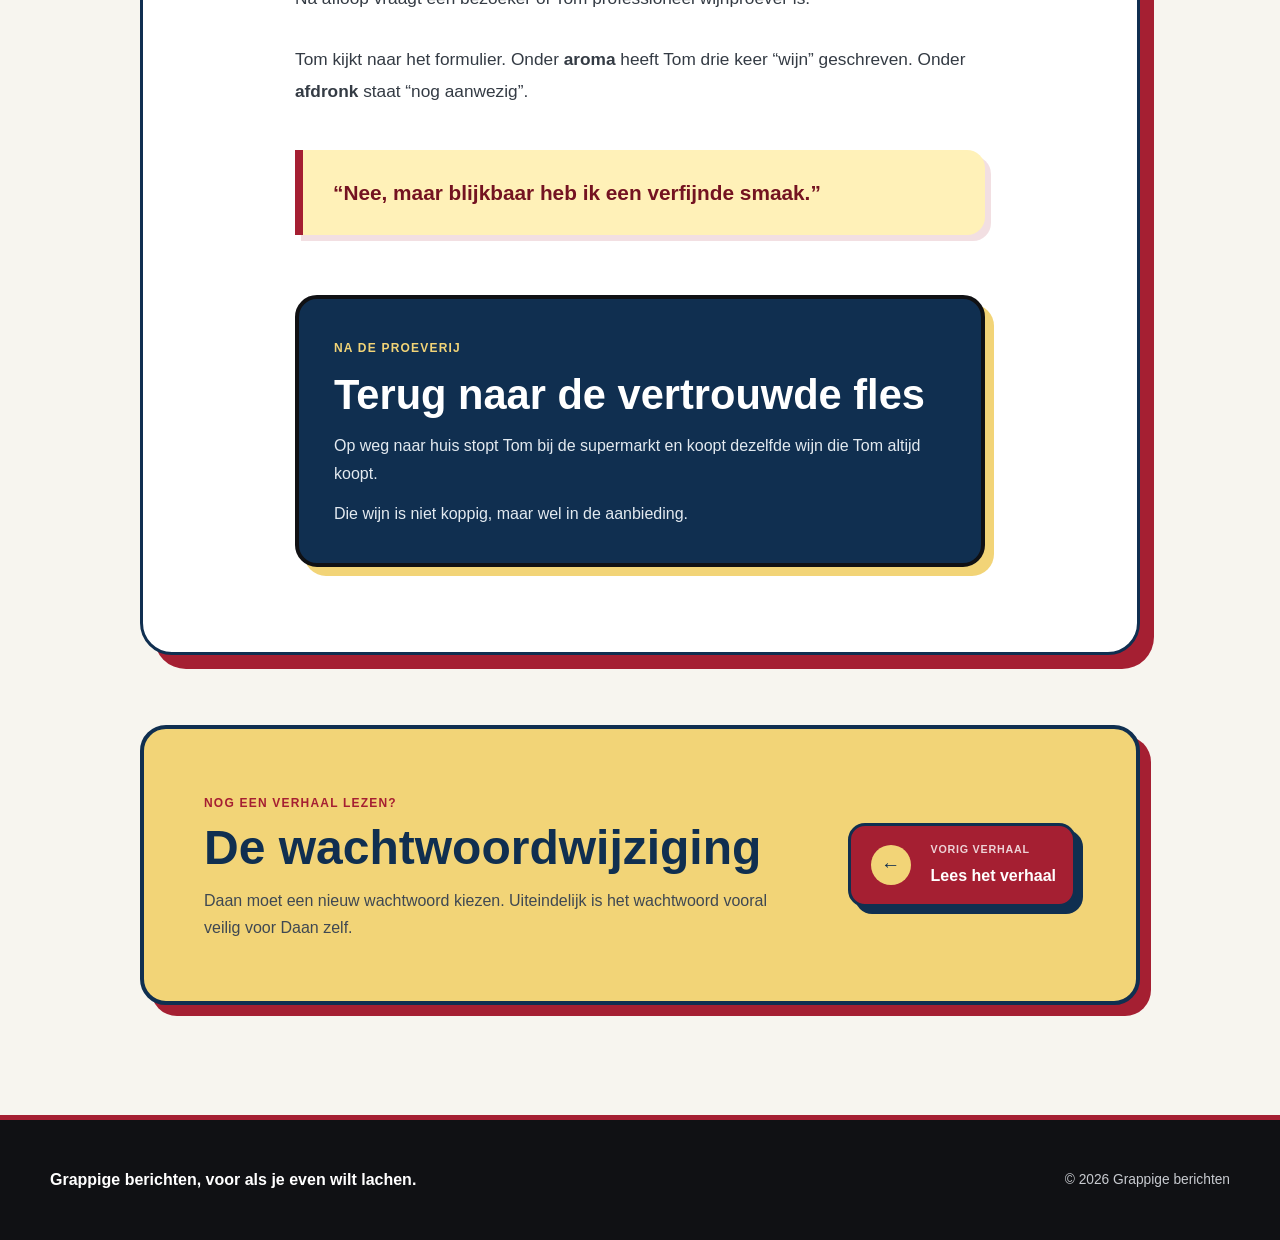
<file: post-5.html>
<!DOCTYPE html>
<html lang="nl">

<head>
    <meta charset="UTF-8">
    <meta name="viewport" content="width=device-width, initial-scale=1.0">

    <title>Een verfijnde smaak</title>

    <link rel="stylesheet" href="style.css?v=14">
</head>

<body>

    <!-- Navigatiemenu -->
    <header class="site-header">
        <nav class="navigatie">

            <a class="logo" href="index.html">
                <span class="logo-icoon">😂</span>
                <span>Grappige berichten</span>
            </a>

            <div class="nav-links">
                <a href="index.html">Home</a>
                <a href="post-3.html">Een ogenblik geduld</a>
                <a href="post-4.html">De wachtwoordwijziging</a>
                <a href="post-5.html">Een verfijnde smaak</a>
            </div>

        </nav>
    </header>

    <main class="verhaal-pagina">

        <!-- Terug naar de homepage -->
        <a class="terug-naar-home" href="index.html">
            <span aria-hidden="true">←</span>
            Terug naar de homepage
        </a>

        <!-- Het verhaal -->
        <article class="verhaal-artikel">

            <header class="verhaal-header">

                <div class="verhaal-labels">
                    <span class="hoofdstuk-label">Nieuw verhaal</span>
                    <span class="leestijd-label">2 minuten lezen</span>
                </div>

                <p class="verhaal-bovenregel">
                    Een exclusieve avond met verrassend simpele antwoorden
                </p>

                <h1>Een verfijnde smaak</h1>

                <p class="verhaal-intro">
                    Tom weet weinig van wijn, maar belandt tussen echte
                    wijnkenners. Met eenvoudige omschrijvingen maakt Tom
                    onverwacht veel indruk.
                </p>

            </header>

            <!-- Gekleurde scheiding -->
            <div class="verhaal-scheiding" aria-label="Wijnproeverij">
                <span aria-hidden="true">🍷</span>
                <span aria-hidden="true">+</span>
                <span aria-hidden="true">📝</span>
                <span aria-hidden="true">= ?</span>
            </div>

            <!-- Verhaaltekst -->
            <div class="verhaal-tekst">

                <p>
                    Tom wordt door een collega meegenomen naar een exclusieve
                    wijnproeverij. Tom drinkt normaal alleen wijn wanneer
                    iemand anders de fles heeft meegenomen, maar besluit daar
                    niets over te zeggen.
                </p>

                <p>
                    Bij binnenkomst krijgt iedereen een glas en een formulier
                    waarop geur, smaak en afdronk kunnen worden beoordeeld.
                </p>

                <p class="sommelier-tekst">
                    De sommelier houdt het eerste glas omhoog en zegt:
                    “Deze wijn heeft tonen van rood fruit, vanille en een
                    lichte hint van eikenhout.”
                </p>

                <p>
                    Tom ruikt voorzichtig aan het glas. Voor Tom ruikt de wijn
                    vooral naar wijn.
                </p>

                <p>
                    De andere gasten knikken aandachtig en schrijven van alles
                    op. Iemand aan de overkant zegt iets over kersen. Een ander
                    proeft zelfs tabak.
                </p>

                <p>
                    Tom kijkt nog eens in het glas om te controleren of
                    iedereen wel dezelfde wijn heeft gekregen.
                </p>

                <p class="sommelier-tekst">
                    “En wat proeft u?” vraagt de sommelier.
       <blockquote class="tom-citaat">
                    “Rode wijn.”
                </blockquote>

                <p>
                    Het blijft even stil.
                </p>

                <p class="sommelier-tekst">
                    “Zeker,” zegt de sommelier. “Maar kunt u de smaak iets
                    uitgebreider omschrijven?”
                </p>

                <p>
                    Tom neemt nog een slok en denkt goed na.
                </p>

                <blockquote class="tom-citaat blauw-citaat">
                    “Dure rode wijn.”
                </blockquote>

                <p>
                    Een paar gasten beginnen te schrijven.
                </p>

                <p class="sommelier-tekst">
                    De sommelier knikt langzaam. “Interessant. U bedoelt
                    waarschijnlijk dat de wijn een zekere luxe en diepte
                    heeft.”
                </p>

                <blockquote class="tom-citaat">
                    “Dat zal het zijn.”
                </blockquote>

                <p>
                    Bij de tweede wijn praat de sommelier over een lange
                    afdronk. Tom weet niet precies wat dat betekent, maar
                    merkt wel dat de smaak inderdaad lang blijft hangen.
                </p>

                <blockquote class="tom-citaat blauw-citaat">
                    “Deze is koppig.”
                </blockquote>

                <p class="sommelier-tekst">
                    “Koppig?” vraagt de sommelier.
                </p>

                <blockquote class="tom-citaat">
                    “Ja. De smaak wil niet weg.”
                </blockquote>

                <p>
                    Opnieuw beginnen mensen te schrijven.
                </p>

                <p>
                    Bij de laatste wijn wordt gevraagd welke fles het beste
                    bij een uitgebreid diner past. Tom proeft en wijst naar
                    het tweede glas.
                </p>

                <p class="sommelier-tekst">
                    “Waarom kiest u voor die wijn?”
                </p>

                <blockquote class="tom-citaat blauw-citaat">
                    “Daar zou ik zonder eten ook wel een tweede glas van nemen.”
                </blockquote>

                <p>
                    De sommelier glimlacht en zegt dat Tom de wijn tenminste
                    beoordeelt zonder zich achter ingewikkelde termen te
                    verstoppen.
                </p>

                <p>
                    Na afloop vraagt een bezoeker of Tom professioneel
                    wijnproever is.
                </p>

                <p>
                    Tom kijkt naar het formulier. Onder
                    <strong>aroma</strong> heeft Tom drie keer “wijn”
                    geschreven. Onder <strong>afdronk</strong> staat
                    “nog aanwezig”.
                </p>

                <blockquote class="tom-citaat">
                    “Nee, maar blijkbaar heb ik een verfijnde smaak.”
                </blockquote>

                <!-- Afsluiting -->
                <div class="verhaal-slot">

                    <span class="slot-label">Na de proeverij</span>

                    <h2>Terug naar de vertrouwde fles</h2>

                    <p>
                        Op weg naar huis stopt Tom bij de supermarkt en koopt
                        dezelfde wijn die Tom altijd koopt.
                    </p>

                    <p>
                        Die wijn is niet koppig, maar wel in de aanbieding.
                    </p>

                </div>

            </div>

        </article>

        <!-- Klikbare knop naar het vorige verhaal -->
        <section class="volgend-hoofdstuk terug-hoofdstuk">

            <div>
                <span class="volgend-label">Nog een verhaal lezen?</span>

                <h2>De wachtwoordwijziging</h2>

                <p>
                    Daan moet een nieuw wachtwoord kiezen. Uiteindelijk
                    is het wachtwoord vooral veilig voor Daan zelf.
                </p>
            </div>

            <a class="hoofdstuk-knop" href="post-4.html">
                <span class="hoofdstuk-pijl" aria-hidden="true">←</span>

                <span>
                    <small>Vorig verhaal</small>
                    Lees het verhaal
                </span>
            </a>

        </section>

    </main>

    <footer>
        <p>Grappige berichten, voor als je even wilt lachen.</p>
        <span>© 2026 Grappige berichten</span>
    </footer>

</body>

</html>
</file>
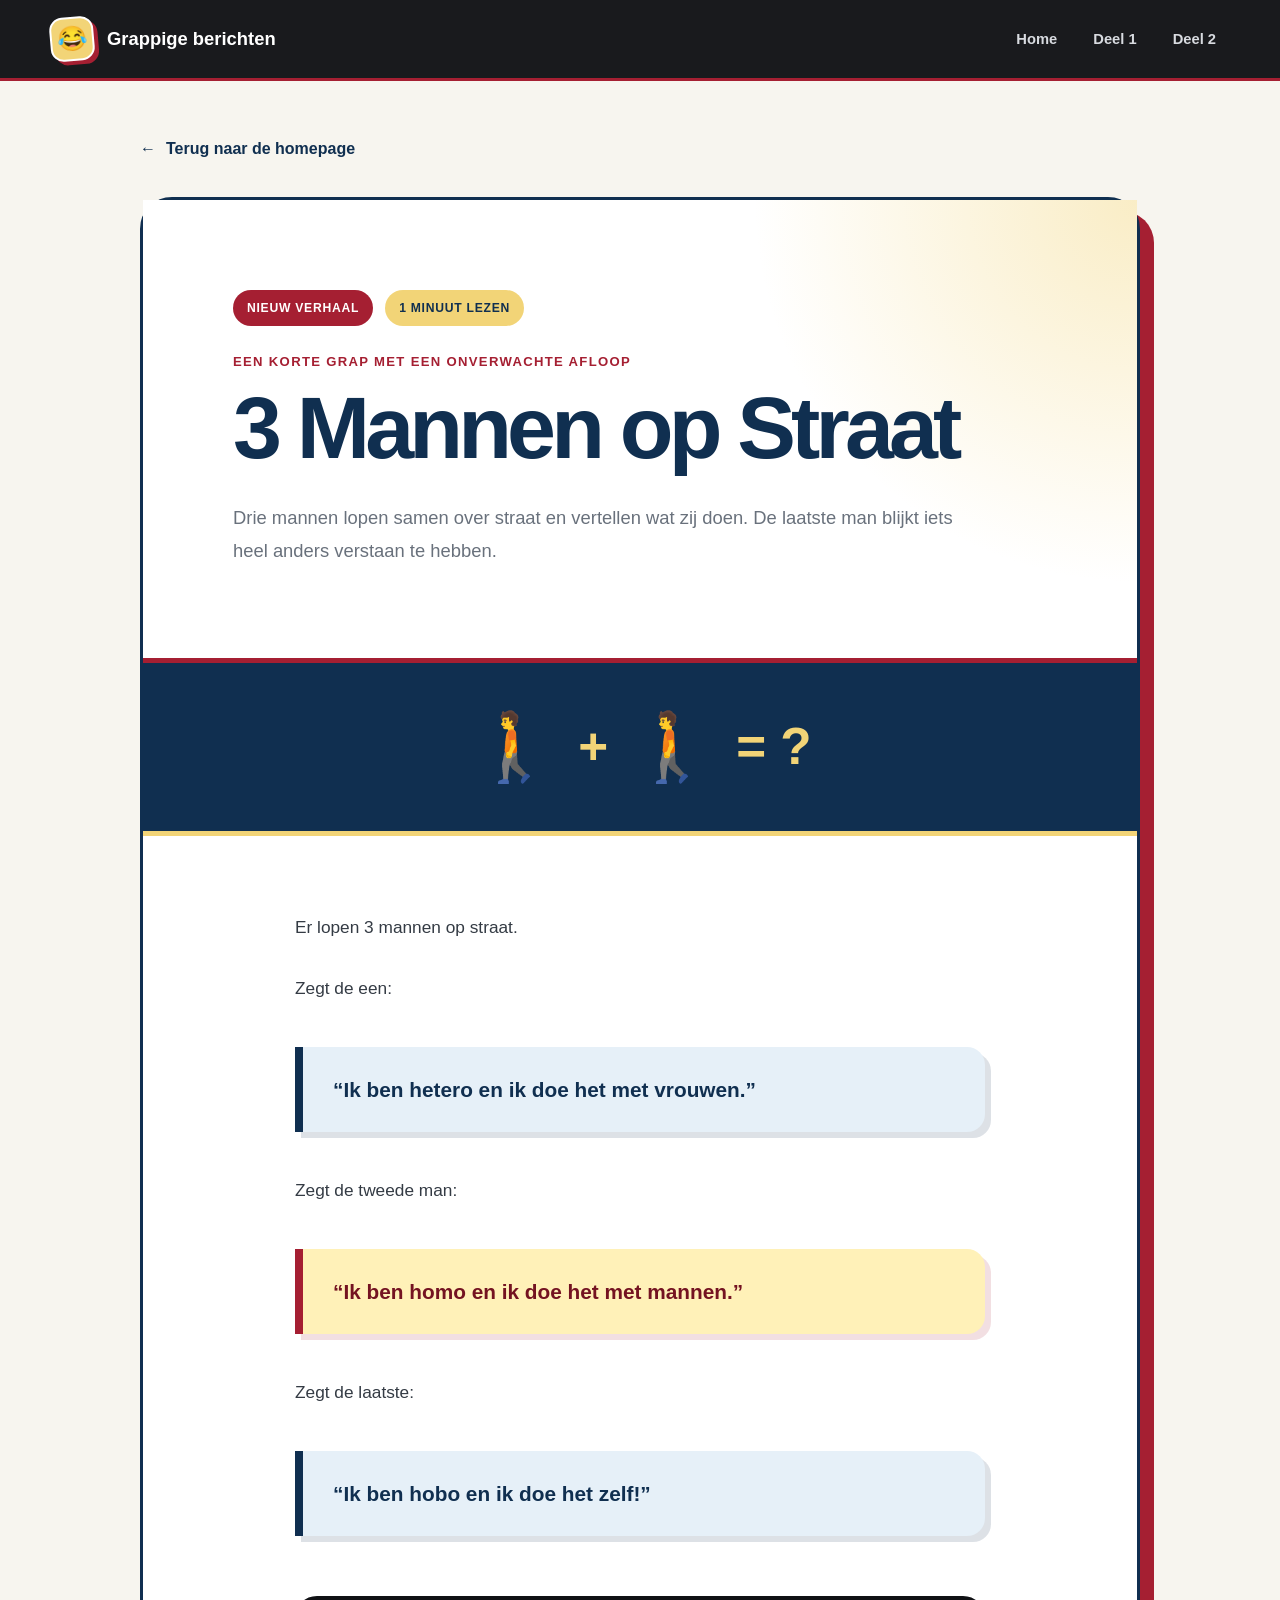
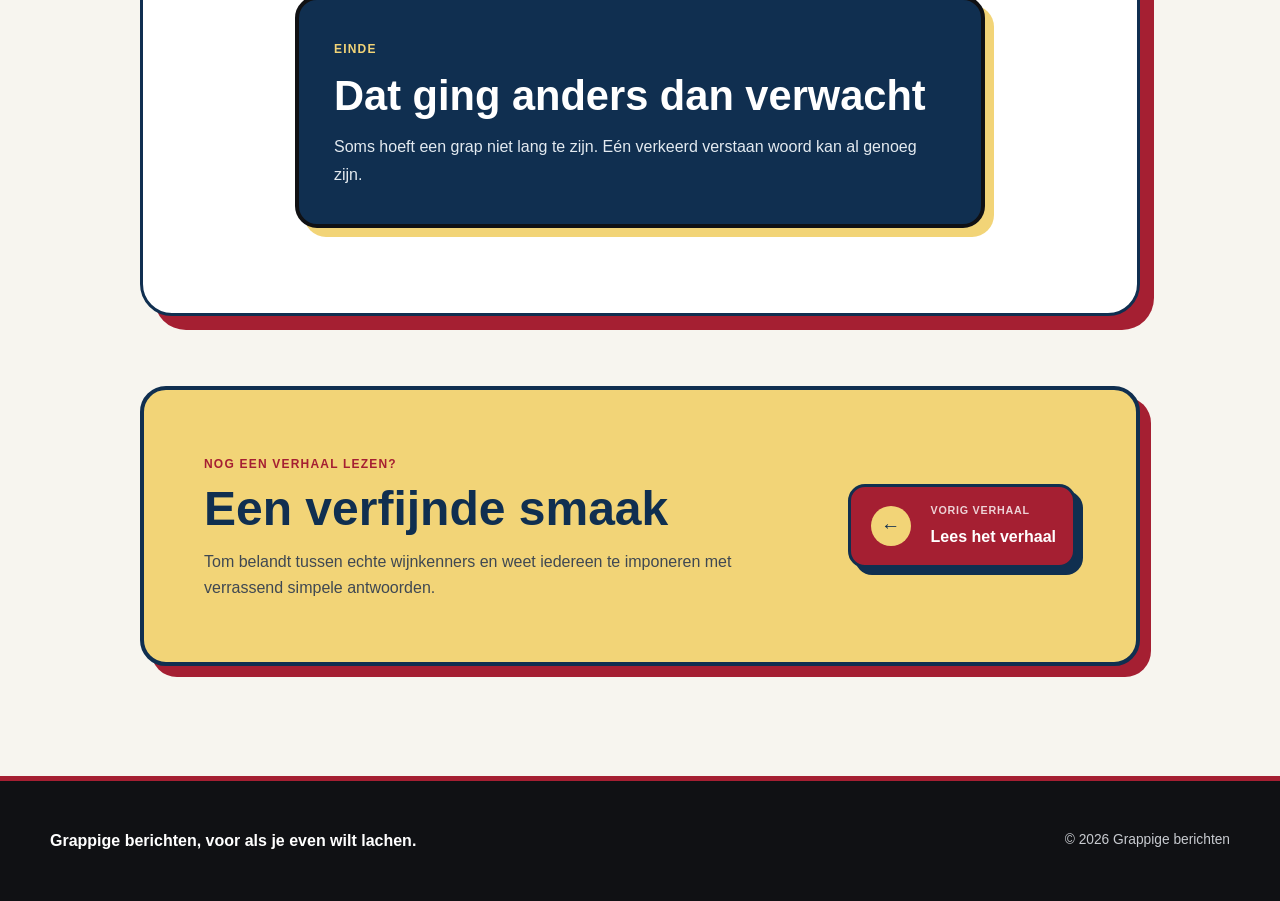
<file: post-6.html>
<!DOCTYPE html>
<html lang="nl">

<head>
    <meta charset="UTF-8">
    <meta name="viewport" content="width=device-width, initial-scale=1.0">
    <title>3 Mannen op Straat</title>
    <link rel="stylesheet" href="style.css?v=14">
</head>

<body>

    <header class="site-header">
        <nav class="navigatie">

            <a class="logo" href="index.html">
                <span class="logo-icoon">😂</span>
                <span>Grappige berichten</span>
            </a>

            <div class="nav-links">
                <a href="index.html">Home</a>
                <a href="post-1.html">Deel 1</a>
                <a href="post-2.html">Deel 2</a>
            </div>

        </nav>
    </header>

    <main class="verhaal-pagina">

        <a class="terug-naar-home" href="index.html">
            <span aria-hidden="true">←</span>
            Terug naar de homepage
        </a>

        <article class="verhaal-artikel">

            <header class="verhaal-header">

                <div class="verhaal-labels">
                    <span class="hoofdstuk-label">Nieuw verhaal</span>
                    <span class="leestijd-label">1 minuut lezen</span>
                </div>

                <p class="verhaal-bovenregel">
                    Een korte grap met een onverwachte afloop
                </p>

                <h1>3 Mannen op Straat</h1>

                <p class="verhaal-intro">
                    Drie mannen lopen samen over straat en vertellen wat zij doen.
                    De laatste man blijkt iets heel anders verstaan te hebben.
                </p>

            </header>

            <div class="verhaal-scheiding">
                <span aria-hidden="true">🚶</span>
                <span aria-hidden="true">+</span>
                <span aria-hidden="true">🚶</span>
                <span aria-hidden="true">= ?</span>
            </div>

            <div class="verhaal-tekst">

                <p>
                    Er lopen 3 mannen op straat.
                </p>

                <p>
                    Zegt de een:
                </p>

                <blockquote class="tom-citaat blauw-citaat">
                    “Ik ben hetero en ik doe het met vrouwen.”
                </blockquote>

                <p>
                    Zegt de tweede man:
                </p>

                <blockquote class="tom-citaat">
                    “Ik ben homo en ik doe het met mannen.”
                </blockquote>

                <p>
                    Zegt de laatste:
                </p>

                <blockquote class="tom-citaat blauw-citaat">
                    “Ik ben hobo en ik doe het zelf!”
                </blockquote>

                <div class="verhaal-slot">

                    <span class="slot-label">Einde</span>

                    <h2>Dat ging anders dan verwacht</h2>

                    <p>
                        Soms hoeft een grap niet lang te zijn.
                        Eén verkeerd verstaan woord kan al genoeg zijn.
                    </p>

                </div>

            </div>

        </article>

        <section class="volgend-hoofdstuk terug-hoofdstuk">

            <div>
                <span class="volgend-label">Nog een verhaal lezen?</span>

                <h2>Een verfijnde smaak</h2>

                <p>
                    Tom belandt tussen echte wijnkenners en weet
                    iedereen te imponeren met verrassend simpele antwoorden.
                </p>
            </div>

            <a class="hoofdstuk-knop" href="post-5.html">
                <span class="hoofdstuk-pijl" aria-hidden="true">←</span>

                <span>
                    <small>Vorig verhaal</small>
                    Lees het verhaal
                </span>
            </a>

        </section>

    </main>

    <footer>
        <p>Grappige berichten, voor als je even wilt lachen.</p>
        <span>© 2026 Grappige berichten</span>
    </footer>

</body>

</html>
</file>
<file: style.css>
/* ==================================================
   KLEUREN EN ALGEMENE INSTELLINGEN
================================================== */

:root {
    --zwart: #101114;
    --bijna-zwart: #181a1f;
    --rijkrood: #a51f32;
    --donkerrood: #741321;
    --donkerblauw: #102f50;
    --diepblauw: #081d32;
    --botergeel: #f2d477;
    --lichtgeel: #fff1b8;
    --wit: #ffffff;
    --gebroken-wit: #f7f5ef;
    --grijs: #69717c;
    --lichtgrijs: #e8e8e8;
    --schaduw: 0 20px 50px rgba(8, 29, 50, 0.15);
    --ronde-hoek: 26px;
}

* {
    box-sizing: border-box;
    margin: 0;
    padding: 0;
}

html {
    scroll-behavior: smooth;
}

body {
    min-height: 100vh;
    background: var(--gebroken-wit);
    color: var(--zwart);
    font-family: Arial, Helvetica, sans-serif;
    line-height: 1.65;
    overflow-x: hidden;
}

img {
    display: block;
    max-width: 100%;
}

a {
    color: inherit;
    text-decoration: none;
}


/* ==================================================
   HEADER EN NAVIGATIE
================================================== */

.site-header {
    position: sticky;
    top: 0;
    z-index: 100;
    background: rgba(16, 17, 20, 0.96);
    border-bottom: 3px solid var(--rijkrood);
    backdrop-filter: blur(12px);
}

.navigatie {
    width: min(1180px, calc(100% - 40px));
    min-height: 78px;
    margin: 0 auto;
    display: flex;
    align-items: center;
    justify-content: space-between;
    gap: 30px;
}

.logo {
    display: flex;
    align-items: center;
    gap: 13px;
    color: var(--wit);
    font-size: 1.15rem;
    font-weight: 900;
}

.logo-icoon {
    width: 44px;
    height: 44px;
    display: grid;
    place-items: center;
    background: var(--botergeel);
    border: 2px solid var(--wit);
    border-radius: 13px;
    box-shadow: 4px 4px 0 var(--rijkrood);
    font-size: 1.5rem;
    transform: rotate(-5deg);
    transition: 0.25s ease;
}

.logo:hover .logo-icoon {
    transform: rotate(7deg) scale(1.08);
}

.nav-links {
    display: flex;
    align-items: center;
    gap: 8px;
}

.nav-links a {
    padding: 9px 14px;
    color: #d8dbe0;
    border-radius: 11px;
    font-size: 0.92rem;
    font-weight: 700;
    transition: 0.2s ease;
}

.nav-links a:hover {
    background: var(--rijkrood);
    color: var(--wit);
}


/* ==================================================
   LABELS
================================================== */

.klein-label {
    display: inline-block;
    margin-bottom: 15px;
    padding: 7px 13px;
    background: var(--lichtgeel);
    color: var(--donkerrood);
    border-radius: 999px;
    font-size: 0.76rem;
    font-weight: 900;
    letter-spacing: 0.09em;
    text-transform: uppercase;
}

.geel-label {
    background: var(--botergeel);
    color: var(--zwart);
}


/* ==================================================
   HOMEPAGE MET KATTEN.JPG
================================================== */

.katten-banner {
    width: min(1180px, calc(100% - 40px));
    min-height: 680px;
    margin: 0 auto;
    padding: 80px 0 95px;
    display: grid;
    grid-template-columns: 0.85fr 1.15fr;
    align-items: center;
    gap: 70px;
}

.katten-afbeelding {
    overflow: hidden;
    background: var(--donkerblauw);
    border: 4px solid var(--zwart);
    border-radius: 55px 22px;
    box-shadow: 14px 14px 0 var(--rijkrood);
}

.katten-afbeelding img {
    width: 100%;
    height: 580px;
    display: block;
    object-fit: cover;
    object-position: center;
}

.katten-tekst h1 {
    max-width: 650px;
    color: var(--diepblauw);
    font-size: clamp(3.3rem, 7vw, 6rem);
    line-height: 0.95;
    letter-spacing: -0.06em;
}

.katten-tekst > p {
    max-width: 620px;
    margin-top: 24px;
    color: var(--grijs);
    font-size: 1.08rem;
}


/* ==================================================
   MODERNE KNOPPEN VOOR DEEL 1 EN DEEL 2
================================================== */

.menu-knoppen {
    margin-top: 34px;
    display: flex;
    flex-wrap: wrap;
    gap: 20px;
}

.verhaal-knop {
    min-width: 230px;
    min-height: 82px;
    padding: 15px 18px 15px 22px;
    display: flex;
    align-items: center;
    justify-content: space-between;
    gap: 24px;
    border: 3px solid var(--donkerblauw);
    border-radius: 18px;
    font-size: 1.08rem;
    font-weight: 900;
    line-height: 1.2;
    transition:
        transform 0.25s ease,
        box-shadow 0.25s ease,
        background-color 0.25s ease,
        color 0.25s ease;
}

.verhaal-knop small {
    display: block;
    margin-bottom: 5px;
    font-size: 0.7rem;
    font-weight: 800;
    letter-spacing: 0.08em;
    text-transform: uppercase;
    opacity: 0.75;
}

.deel-1-knop {
    background: var(--rijkrood);
    color: var(--wit);
    box-shadow: 7px 7px 0 var(--donkerblauw);
}

.deel-2-knop {
    background: var(--botergeel);
    color: var(--donkerblauw);
    box-shadow: 7px 7px 0 var(--rijkrood);
}

.knop-pijl {
    width: 42px;
    height: 42px;
    flex: 0 0 42px;
    display: grid;
    place-items: center;
    border-radius: 50%;
    font-size: 1.35rem;
    transition:
        transform 0.25s ease,
        background-color 0.25s ease,
        color 0.25s ease;
}

.deel-1-knop .knop-pijl {
    background: var(--botergeel);
    color: var(--donkerblauw);
}

.deel-2-knop .knop-pijl {
    background: var(--donkerblauw);
    color: var(--botergeel);
}

.verhaal-knop:hover {
    transform: translateY(-5px);
}

.deel-1-knop:hover {
    background: var(--donkerblauw);
    box-shadow: 7px 7px 0 var(--botergeel);
}

.deel-2-knop:hover {
    background: var(--donkerblauw);
    color: var(--wit);
    box-shadow: 7px 7px 0 var(--rijkrood);
}

.verhaal-knop:hover .knop-pijl {
    transform: translateX(4px);
}

.deel-1-knop:hover .knop-pijl {
    background: var(--botergeel);
    color: var(--donkerblauw);
}

.deel-2-knop:hover .knop-pijl {
    background: var(--rijkrood);
    color: var(--wit);
}

.verhaal-knop:focus-visible {
    outline: 4px solid var(--botergeel);
    outline-offset: 5px;
}


/* ==================================================
   ALGEMENE SECTIETITELS
================================================== */

.sectie-titel {
    max-width: 730px;
    margin-bottom: 42px;
}

.sectie-titel h2 {
    color: var(--diepblauw);
    font-size: clamp(2.3rem, 5vw, 4rem);
    line-height: 1.05;
    letter-spacing: -0.04em;
}

.sectie-titel > p {
    margin-top: 15px;
    color: var(--grijs);
    font-size: 1.05rem;
}

.lichte-titel h2,
.lichte-titel > p {
    color: var(--wit);
}


/* ==================================================
   VERHALEN OP DE HOMEPAGE
================================================== */

.berichten-sectie {
    padding: 105px max(20px, calc((100% - 1180px) / 2));
    background: var(--zwart);
}

.bericht-kaart {
    padding: clamp(35px, 5vw, 55px);
    background: var(--wit);
    border: 3px solid var(--wit);
    border-radius: var(--ronde-hoek);
    box-shadow: 10px 10px 0 var(--rijkrood);
    transition: transform 0.25s ease;
}

.bericht-kaart:hover {
    transform: translateY(-7px);
}

.bericht-kaart + .bericht-kaart {
    margin-top: 55px;
}

.bericht-inhoud {
    display: flex;
    flex-direction: column;
    justify-content: center;
}

.bericht-informatie {
    margin-bottom: 20px;
    display: flex;
    align-items: center;
    flex-wrap: wrap;
    gap: 12px;
    color: var(--grijs);
    font-size: 0.85rem;
}

.categorie {
    display: inline-block;
    padding: 6px 12px;
    background: var(--rijkrood);
    color: var(--wit);
    border-radius: 999px;
    font-size: 0.73rem;
    font-weight: 900;
    letter-spacing: 0.06em;
    text-transform: uppercase;
}

.bericht-inhoud h3 {
    color: var(--donkerblauw);
    font-size: clamp(1.8rem, 3vw, 2.7rem);
    line-height: 1.08;
    letter-spacing: -0.04em;
}

.bericht-inhoud h3 a:hover {
    color: var(--rijkrood);
}

.bericht-inhoud > p {
    margin: 22px 0 28px;
    color: var(--grijs);
    font-size: 1.03rem;
    line-height: 1.75;
}

.leesknop {
    width: fit-content;
    display: inline-flex;
    align-items: center;
    gap: 10px;
    color: var(--rijkrood);
    font-weight: 900;
}

.leesknop span {
    transition: transform 0.2s ease;
}

.leesknop:hover span {
    transform: translateX(7px);
}


/* ==================================================
   BINNENKORT
================================================== */

.binnenkort-sectie {
    width: min(950px, calc(100% - 40px));
    margin: 110px auto;
    padding: 50px;
    background: var(--wit);
    border: 3px solid var(--zwart);
    border-radius: var(--ronde-hoek);
    box-shadow: 10px 10px 0 var(--botergeel);
    text-align: center;
}

.binnenkort-sectie h2 {
    color: var(--diepblauw);
    font-size: clamp(2rem, 4vw, 3.2rem);
    line-height: 1.08;
}

.binnenkort-sectie p {
    max-width: 680px;
    margin: 14px auto 0;
    color: var(--grijs);
    font-size: 1.04rem;
}


/* ==================================================
   FOOTER
================================================== */

footer {
    min-height: 125px;
    padding: 30px max(20px, calc((100% - 1180px) / 2));
    display: flex;
    align-items: center;
    justify-content: space-between;
    gap: 20px;
    background: var(--zwart);
    color: var(--wit);
    border-top: 5px solid var(--rijkrood);
}

footer p {
    font-weight: 900;
}

footer span {
    color: #c8cbd0;
    font-size: 0.86rem;
}


/* ==================================================
   TABLETS
================================================== */

@media (max-width: 900px) {
    .katten-banner {
        grid-template-columns: 1fr;
    }

    .katten-afbeelding {
        width: min(100%, 650px);
    }

    .katten-afbeelding img {
        height: 600px;
    }
}


/* ==================================================
   TELEFOONS
================================================== */

@media (max-width: 650px) {
    .navigatie {
        min-height: 70px;
    }

    .nav-links {
        display: none;
    }

    .katten-banner {
        min-height: auto;
        padding: 50px 0 75px;
        gap: 45px;
    }

    .katten-afbeelding {
        border-radius: 35px 18px;
        box-shadow: 9px 9px 0 var(--rijkrood);
    }

    .katten-afbeelding img {
        height: 470px;
    }

    .katten-tekst h1 {
        font-size: 3.5rem;
    }

    .menu-knoppen {
        flex-direction: column;
    }

    .verhaal-knop {
        width: 100%;
        min-width: 0;
    }

    .berichten-sectie {
        padding-top: 75px;
        padding-bottom: 75px;
    }

    .bericht-kaart {
        padding: 30px 25px;
        box-shadow: 7px 7px 0 var(--rijkrood);
    }

    .binnenkort-sectie {
        margin: 70px auto;
        padding: 40px 25px;
    }

    footer {
        align-items: flex-start;
        flex-direction: column;
    }
}


/* ==================================================
   MINDER BEWEGING
================================================== */

@media (prefers-reduced-motion: reduce) {
    html {
        scroll-behavior: auto;
    }

    *,
    *::before,
    *::after {
        animation-duration: 0.01ms !important;
        animation-iteration-count: 1 !important;
        transition-duration: 0.01ms !important;
    }
}
/* ==================================================
   MODERNE VERHAALPAGINA'S
================================================== */

.verhaal-pagina {
    width: min(1000px, calc(100% - 40px));
    margin: 0 auto;
    padding: 55px 0 110px;
}

.terug-naar-home {
    width: fit-content;
    margin-bottom: 35px;
    display: inline-flex;
    align-items: center;
    gap: 10px;
    color: var(--donkerblauw);
    font-weight: 900;
    transition: color 0.2s ease;
}

.terug-naar-home span {
    transition: transform 0.2s ease;
}

.terug-naar-home:hover {
    color: var(--rijkrood);
}

.terug-naar-home:hover span {
    transform: translateX(-5px);
}


/* Hoofdkaart van het verhaal */

.verhaal-artikel {
    overflow: hidden;
    background: var(--wit);
    border: 3px solid var(--donkerblauw);
    border-radius: 32px;
    box-shadow: 14px 14px 0 var(--rijkrood);
}

.verhaal-header {
    padding: clamp(45px, 8vw, 90px);
    background:
        radial-gradient(
            circle at top right,
            rgba(242, 212, 119, 0.42),
            transparent 35%
        ),
        var(--wit);
}

.verhaal-labels {
    margin-bottom: 25px;
    display: flex;
    flex-wrap: wrap;
    gap: 12px;
}

.hoofdstuk-label,
.leestijd-label {
    display: inline-flex;
    align-items: center;
    padding: 8px 14px;
    border-radius: 999px;
    font-size: 0.76rem;
    font-weight: 900;
    letter-spacing: 0.06em;
    text-transform: uppercase;
}

.hoofdstuk-label {
    background: var(--rijkrood);
    color: var(--wit);
}

.leestijd-label {
    background: var(--botergeel);
    color: var(--donkerblauw);
}

.verhaal-bovenregel {
    margin-bottom: 12px;
    color: var(--rijkrood);
    font-size: 0.82rem;
    font-weight: 900;
    letter-spacing: 0.1em;
    text-transform: uppercase;
}

.verhaal-header h1 {
    max-width: 850px;
    color: var(--donkerblauw);
    font-size: clamp(2.8rem, 7vw, 5.5rem);
    line-height: 0.98;
    letter-spacing: -0.055em;
}

.verhaal-intro {
    max-width: 720px;
    margin-top: 30px;
    color: var(--grijs);
    font-size: 1.15rem;
    line-height: 1.8;
}


/* Gekleurde scheiding */

.verhaal-scheiding {
    min-height: 125px;
    padding: 25px;
    display: flex;
    align-items: center;
    justify-content: center;
    gap: 18px;
    background: var(--donkerblauw);
    color: var(--botergeel);
    border-top: 5px solid var(--rijkrood);
    border-bottom: 5px solid var(--botergeel);
    font-size: clamp(1.8rem, 5vw, 3.2rem);
    font-weight: 900;
}

.verhaal-scheiding span:nth-child(odd) {
    padding: 4px;
    font-size: clamp(2.4rem, 6vw, 4.2rem);
}


/* Tekst van het verhaal */

.verhaal-tekst {
    max-width: 760px;
    margin: 0 auto;
    padding: 75px 35px 85px;
}

.verhaal-tekst > p {
    margin-bottom: 28px;
    color: #343b44;
    font-size: 1.08rem;
    line-height: 1.9;
}

.verhaal-tekst blockquote {
    margin: 42px 0;
    padding: 27px 30px;
    background: var(--lichtgeel);
    color: var(--donkerrood);
    border-left: 8px solid var(--rijkrood);
    border-radius: 0 18px 18px 0;
    box-shadow: 6px 6px 0 rgba(165, 31, 50, 0.14);
    font-size: 1.3rem;
    font-weight: 900;
    line-height: 1.5;
}

.verhaal-tekst .blauw-citaat {
    background: #e6f0f8;
    color: var(--donkerblauw);
    border-left-color: var(--donkerblauw);
    box-shadow: 6px 6px 0 rgba(16, 47, 80, 0.14);
}


/* Afsluiting in het verhaal */

.verhaal-slot {
    margin-top: 60px;
    padding: 35px;
    background: var(--donkerblauw);
    color: var(--wit);
    border: 4px solid var(--zwart);
    border-radius: 22px;
    box-shadow: 9px 9px 0 var(--botergeel);
}

.slot-label {
    display: inline-block;
    margin-bottom: 13px;
    color: var(--botergeel);
    font-size: 0.75rem;
    font-weight: 900;
    letter-spacing: 0.1em;
    text-transform: uppercase;
}

.verhaal-slot h2 {
    color: var(--wit);
    font-size: clamp(1.7rem, 4vw, 2.6rem);
    line-height: 1.1;
}

.verhaal-slot p {
    margin-top: 14px;
    color: #e3eaf0;
    line-height: 1.75;
}


/* Deel 1 en Deel 2 koppelen */

.volgend-hoofdstuk {
    margin-top: 70px;
    padding: clamp(35px, 6vw, 60px);
    display: grid;
    grid-template-columns: 1fr auto;
    align-items: center;
    gap: 45px;
    background: var(--botergeel);
    border: 4px solid var(--donkerblauw);
    border-radius: 26px;
    box-shadow: 11px 11px 0 var(--rijkrood);
}

.volgend-label {
    color: var(--rijkrood);
    font-size: 0.75rem;
    font-weight: 900;
    letter-spacing: 0.1em;
    text-transform: uppercase;
}

.volgend-hoofdstuk h2 {
    margin-top: 7px;
    color: var(--donkerblauw);
    font-size: clamp(1.8rem, 4vw, 3rem);
    line-height: 1.1;
}

.volgend-hoofdstuk p {
    max-width: 580px;
    margin-top: 13px;
    color: #3f4852;
}

.hoofdstuk-knop {
    min-width: 215px;
    padding: 15px 17px 15px 20px;
    display: flex;
    align-items: center;
    justify-content: space-between;
    gap: 20px;
    background: var(--rijkrood);
    color: var(--wit);
    border: 3px solid var(--donkerblauw);
    border-radius: 17px;
    box-shadow: 7px 7px 0 var(--donkerblauw);
    font-weight: 900;
    transition:
        transform 0.2s ease,
        box-shadow 0.2s ease,
        background-color 0.2s ease;
}

.hoofdstuk-knop small {
    display: block;
    margin-bottom: 4px;
    font-size: 0.67rem;
    letter-spacing: 0.07em;
    text-transform: uppercase;
    opacity: 0.8;
}

.hoofdstuk-pijl {
    width: 40px;
    height: 40px;
    flex: 0 0 40px;
    display: grid;
    place-items: center;
    background: var(--botergeel);
    color: var(--donkerblauw);
    border-radius: 50%;
    font-size: 1.2rem;
    transition: transform 0.2s ease;
}

.hoofdstuk-knop:hover {
    background: var(--donkerblauw);
    transform: translateY(-4px);
    box-shadow: 7px 7px 0 var(--rijkrood);
}

.hoofdstuk-knop:hover .hoofdstuk-pijl {
    transform: translateX(4px);
}

.terug-hoofdstuk .hoofdstuk-knop:hover .hoofdstuk-pijl {
    transform: translateX(-4px);
}

.hoofdstuk-knop:focus-visible,
.terug-naar-home:focus-visible {
    outline: 4px solid var(--rijkrood);
    outline-offset: 5px;
}


/* Tablets */

@media (max-width: 800px) {
    .volgend-hoofdstuk {
        grid-template-columns: 1fr;
    }

    .hoofdstuk-knop {
        width: fit-content;
    }
}


/* Telefoons */

@media (max-width: 650px) {
    .verhaal-pagina {
        width: min(100% - 24px, 1000px);
        padding-top: 35px;
    }

    .verhaal-artikel {
        border-radius: 22px;
        box-shadow: 8px 8px 0 var(--rijkrood);
    }

    .verhaal-header {
        padding: 42px 24px 48px;
    }

    .verhaal-header h1 {
        font-size: 2.8rem;
    }

    .verhaal-intro {
        font-size: 1rem;
    }

    .verhaal-scheiding {
        min-height: 100px;
        gap: 10px;
    }

    .verhaal-tekst {
        padding: 50px 22px 65px;
    }

    .verhaal-tekst > p {
        font-size: 1rem;
    }

    .verhaal-tekst blockquote {
        margin: 34px 0;
        padding: 22px;
        font-size: 1.1rem;
    }

    .verhaal-slot {
        padding: 27px 23px;
        box-shadow: 7px 7px 0 var(--botergeel);
    }

    .volgend-hoofdstuk {
        margin-top: 55px;
        padding: 32px 23px;
        box-shadow: 7px 7px 0 var(--rijkrood);
    }

    .hoofdstuk-knop {
        width: 100%;
    }
}
/* Zorg dat het volledige verhaal zichtbaar blijft */
.verhaal-artikel {
    height: auto;
    min-height: 0;
    overflow: visible;
}

.verhaal-tekst {
    height: auto;
    max-height: none;
    overflow: visible;
}

.verhaal-tekst p,
.verhaal-tekst blockquote,
.verhaal-slot {
    display: block;
}

.verhaal-slot p {
    margin-top: 14px;
}

.verhaal-slot p + p {
    margin-top: 12px;
}
/* ==================================================
   KNOPPEN NAAR DEEL 1 EN DEEL 2
================================================== */

.menu-knoppen {
    margin-top: 36px;
    display: flex;
    align-items: center;
    flex-wrap: wrap;
    gap: 22px;
}

.deel-knop {
    min-width: 205px;
    padding: 16px 18px 16px 22px;
    display: inline-flex;
    align-items: center;
    justify-content: space-between;
    gap: 22px;
    border: 3px solid var(--donkerblauw);
    border-radius: 16px;
    font-size: 1rem;
    font-weight: 900;
    line-height: 1;
    transition:
        transform 0.2s ease,
        box-shadow 0.2s ease,
        background-color 0.2s ease,
        color 0.2s ease;
}

/* Deel 1 is rijkrood */
.deel-1-knop {
    background: var(--rijkrood);
    color: var(--wit);
    box-shadow: 7px 7px 0 var(--donkerblauw);
}

/* Deel 2 is botergeel */
.deel-2-knop {
    background: var(--botergeel);
    color: var(--donkerblauw);
    box-shadow: 7px 7px 0 var(--rijkrood);
}

.deel-knop-pijl {
    width: 36px;
    height: 36px;
    flex-shrink: 0;
    display: grid;
    place-items: center;
    border-radius: 50%;
    font-size: 1.2rem;
    transition: transform 0.2s ease;
}

.deel-1-knop .deel-knop-pijl {
    background: var(--botergeel);
    color: var(--donkerblauw);
}

.deel-2-knop .deel-knop-pijl {
    background: var(--donkerblauw);
    color: var(--botergeel);
}

.deel-knop:hover {
    transform: translateY(-5px);
}

.deel-1-knop:hover {
    background: var(--donkerblauw);
    box-shadow: 7px 7px 0 var(--rijkrood);
}

.deel-2-knop:hover {
    background: var(--donkerblauw);
    color: var(--wit);
    box-shadow: 7px 7px 0 var(--botergeel);
}

.deel-knop:hover .deel-knop-pijl {
    transform: translateX(5px);
}

.deel-knop:focus-visible {
    outline: 4px solid var(--botergeel);
    outline-offset: 5px;
}

/* Mobiele weergave */
@media (max-width: 650px) {
    .menu-knoppen {
        align-items: stretch;
        flex-direction: column;
    }

    .deel-knop {
        width: 100%;
        min-width: 0;
    }
}
/* Klein kopje boven Deel 2 */
.vervolg-kopje {
    margin: 65px 0 25px;
}

.vervolg-kopje span {
    display: inline-block;
    margin-bottom: 10px;
    padding: 7px 13px;
    background: var(--botergeel);
    color: var(--donkerblauw);
    border-radius: 999px;
    font-size: 0.72rem;
    font-weight: 900;
    letter-spacing: 0.08em;
    text-transform: uppercase;
}

.vervolg-kopje h3 {
    color: var(--wit);
    font-size: clamp(1.5rem, 3vw, 2.2rem);
    line-height: 1.15;
}

/* Deel 2 krijgt botergele details */
.tweede-bericht {
    box-shadow: 10px 10px 0 var(--botergeel);
}

.tweede-bericht .categorie {
    background: var(--botergeel);
    color: var(--donkerblauw);
}

/* Mobiele weergave */
@media (max-width: 650px) {
    .vervolg-kopje {
        margin-top: 45px;
    }

    .tweede-bericht {
        box-shadow: 7px 7px 0 var(--botergeel);
    }
}
/* ==================================================
   GESPREK IN EEN OGENBLIK GEDULD
================================================== */

/* De telefoniste spreekt in gewone tekst */
.telefoniste-tekst {
    margin: 22px 0 28px;
    color: #343b44;
    font-size: 1.08rem;
    font-style: italic;
    line-height: 1.9;
}

/* Alleen Milan krijgt een gekleurd tekstvak */
.milan-citaat {
    margin: 38px 0;
    padding: 24px 28px;
    background: var(--lichtgeel);
    color: var(--donkerrood);
    border-left: 8px solid var(--rijkrood);
    border-radius: 0 18px 18px 0;
    box-shadow: 6px 6px 0 rgba(165, 31, 50, 0.14);
    font-size: 1.22rem;
    font-weight: 900;
    line-height: 1.5;
}

/* Afwisselend donkerblauw voor Milan */
.milan-citaat.blauw-citaat {
    background: #e6f0f8;
    color: var(--donkerblauw);
    border-left-color: var(--donkerblauw);
    box-shadow: 6px 6px 0 rgba(16, 47, 80, 0.14);
}

@media (max-width: 650px) {
    .telefoniste-tekst {
        font-size: 1rem;
    }

    .milan-citaat {
        margin: 30px 0;
        padding: 20px;
        font-size: 1.08rem;
    }
}
/* ==================================================
   DE WACHTWOORDWIJZIGING
================================================== */

/* Gewone computermelding */
.systeem-melding {
    margin: 22px 0 28px;
    color: var(--donkerblauw);
    font-size: 1.08rem;
    font-weight: 800;
    line-height: 1.8;
}

/* Gekleurde uitspraak van Daan */
.daan-citaat {
    margin: 38px 0;
    padding: 24px 28px;
    background: var(--lichtgeel);
    color: var(--donkerrood);
    border-left: 8px solid var(--rijkrood);
    border-radius: 0 18px 18px 0;
    box-shadow: 6px 6px 0 rgba(165, 31, 50, 0.14);
    font-size: 1.22rem;
    font-weight: 900;
    line-height: 1.5;
}

/* Blauwe variant */
.daan-citaat.blauw-citaat {
    background: #e6f0f8;
    color: var(--donkerblauw);
    border-left-color: var(--donkerblauw);
    box-shadow: 6px 6px 0 rgba(16, 47, 80, 0.14);
}

@media (max-width: 650px) {
    .systeem-melding {
        font-size: 1rem;
    }

    .daan-citaat {
        margin: 30px 0;
        padding: 20px;
        font-size: 1.08rem;
    }
}
/* ==================================================
   EEN VERFIJNDE SMAAK
================================================== */

.sommelier-tekst {
    margin: 22px 0 28px;
    color: #343b44;
    font-size: 1.08rem;
    font-style: italic;
    line-height: 1.9;
}

.tom-citaat {
    margin: 38px 0;
    padding: 24px 28px;
    background: var(--lichtgeel);
    color: var(--donkerrood);
    border-left: 8px solid var(--rijkrood);
    border-radius: 0 18px 18px 0;
    box-shadow: 6px 6px 0 rgba(165, 31, 50, 0.14);
    font-size: 1.22rem;
    font-weight: 900;
    line-height: 1.5;
}

.tom-citaat.blauw-citaat {
    background: #e6f0f8;
    color: var(--donkerblauw);
    border-left-color: var(--donkerblauw);
    box-shadow: 6px 6px 0 rgba(16, 47, 80, 0.14);
}

@media (max-width: 650px) {
    .sommelier-tekst {
        font-size: 1rem;
    }

    .tom-citaat {
        margin: 30px 0;
        padding: 20px;
        font-size: 1.08rem;
    }
}


/* ==================================================
   AFBEELDINGEN VAN POST 1
================================================== */

/* Algemene instellingen voor beide afbeeldingen */
.verhaal-afbeelding {
    display: block;
    max-width: 100%;
    height: auto;
    border: none;
    border-radius: 16px;
    box-shadow: none;
    object-fit: cover;
}

/* Bovenste afbeelding: groot en gecentreerd bovenaan */
.afbeelding-linksboven {
    width: 450px;
    margin: 0 auto 40px;
}

/* Onderste afbeelding: groot en gecentreerd onderaan */
.afbeelding-rechtsonder {
    width: 400px;
    margin: 50px auto 0;
}

/* Afbeeldingen passend maken op telefoons */
@media (max-width: 600px) {
    .afbeelding-linksboven {
        width: 100%;
        max-width: 450px;
        margin: 0 auto 30px;
    }

    .afbeelding-rechtsonder {
        width: 100%;
        max-width: 400px;
        margin: 40px auto 0;
    }
}
.verhaal {
    max-width: 800px;
    margin: 40px auto;
}
.normale-tekst {
    max-width: 800px;
    margin: 20px auto 10px;
    font-size: 1.15rem;
    line-height: 1.6;
    color: #111;
    font-weight: 500;
}

.quote-box {
    max-width: 800px;
    margin: 10px auto 30px;
    padding: 20px 25px;
    border-radius: 16px;
    font-size: 1.3rem;
    font-weight: 700;
    box-shadow: 6px 6px 0 rgba(0,0,0,0.12);
}

.geel {
    background: #f4e3a1;
    color: #8b0f23;
    border-left: 8px solid #8b0f23;
}

.blauw {
    background: #dce8f4;
    color: #123c69;
    border-left: 8px solid #123c69;
}
</file>
